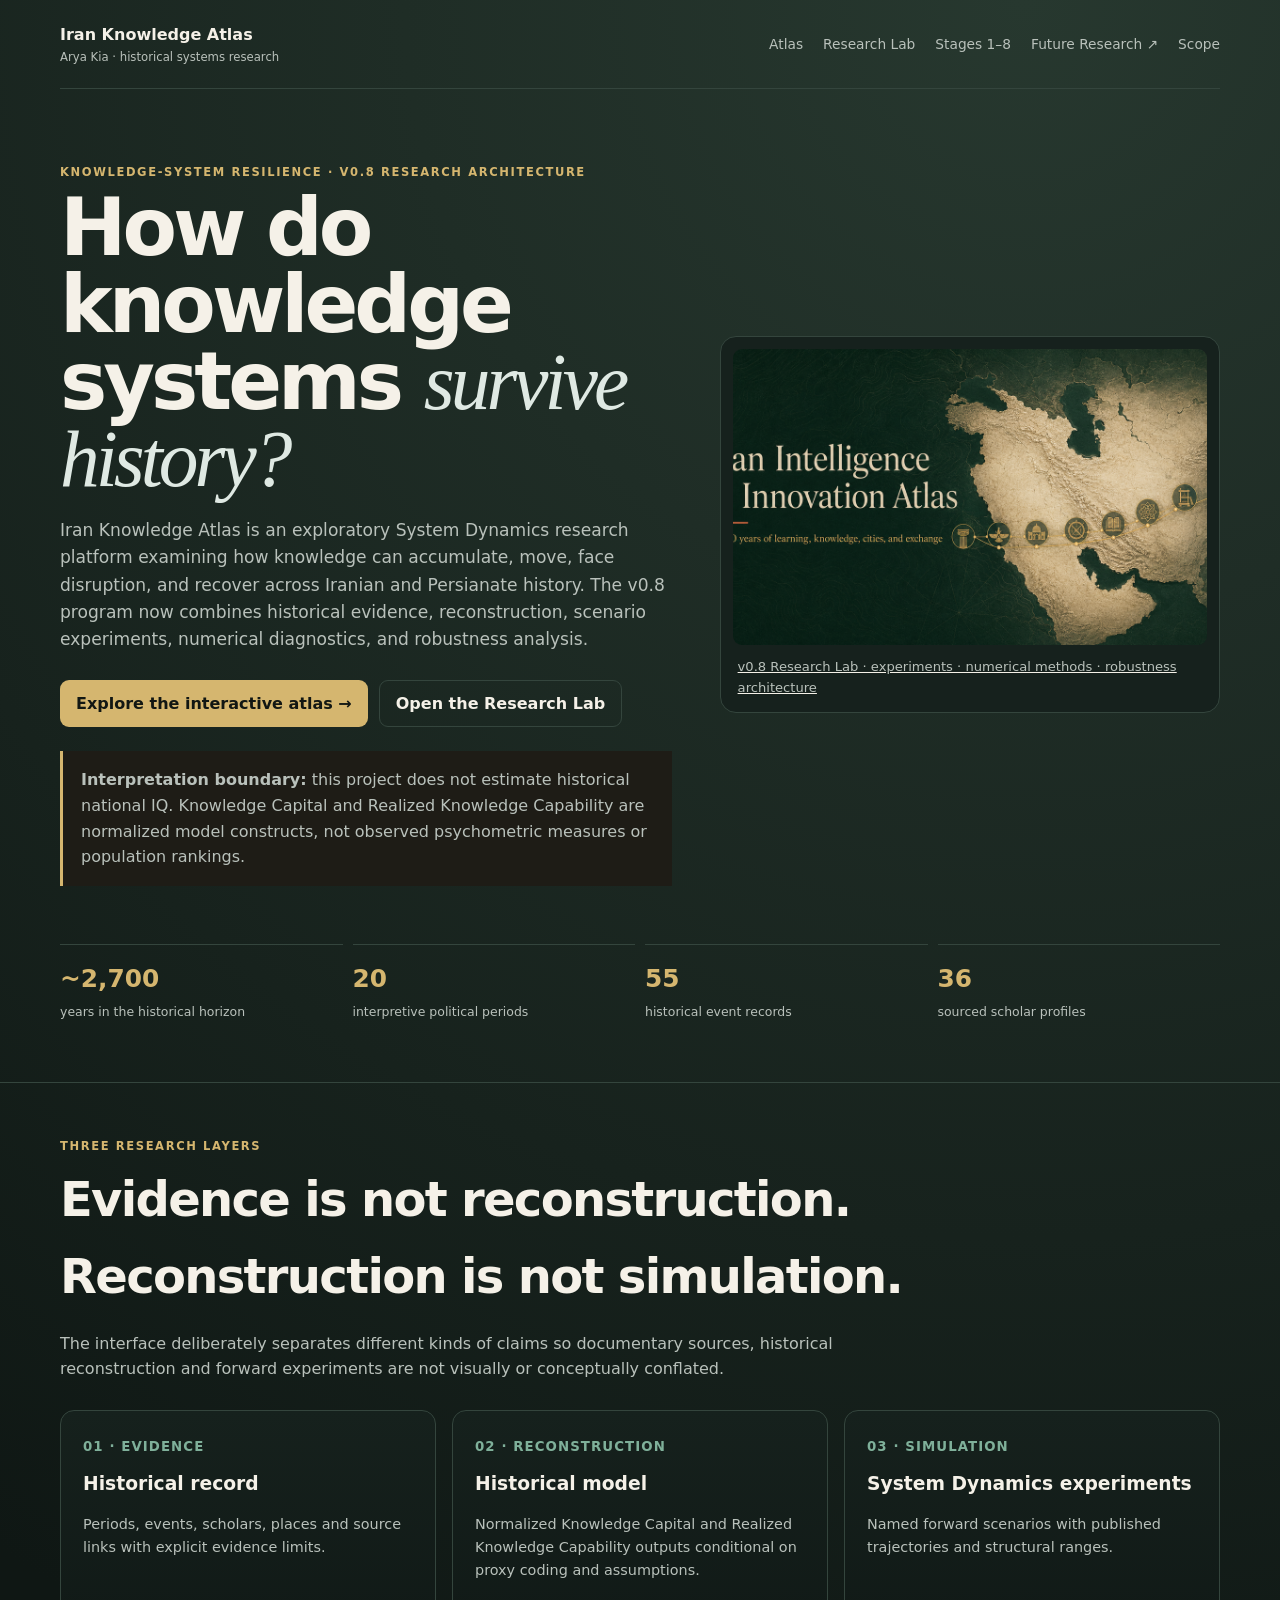
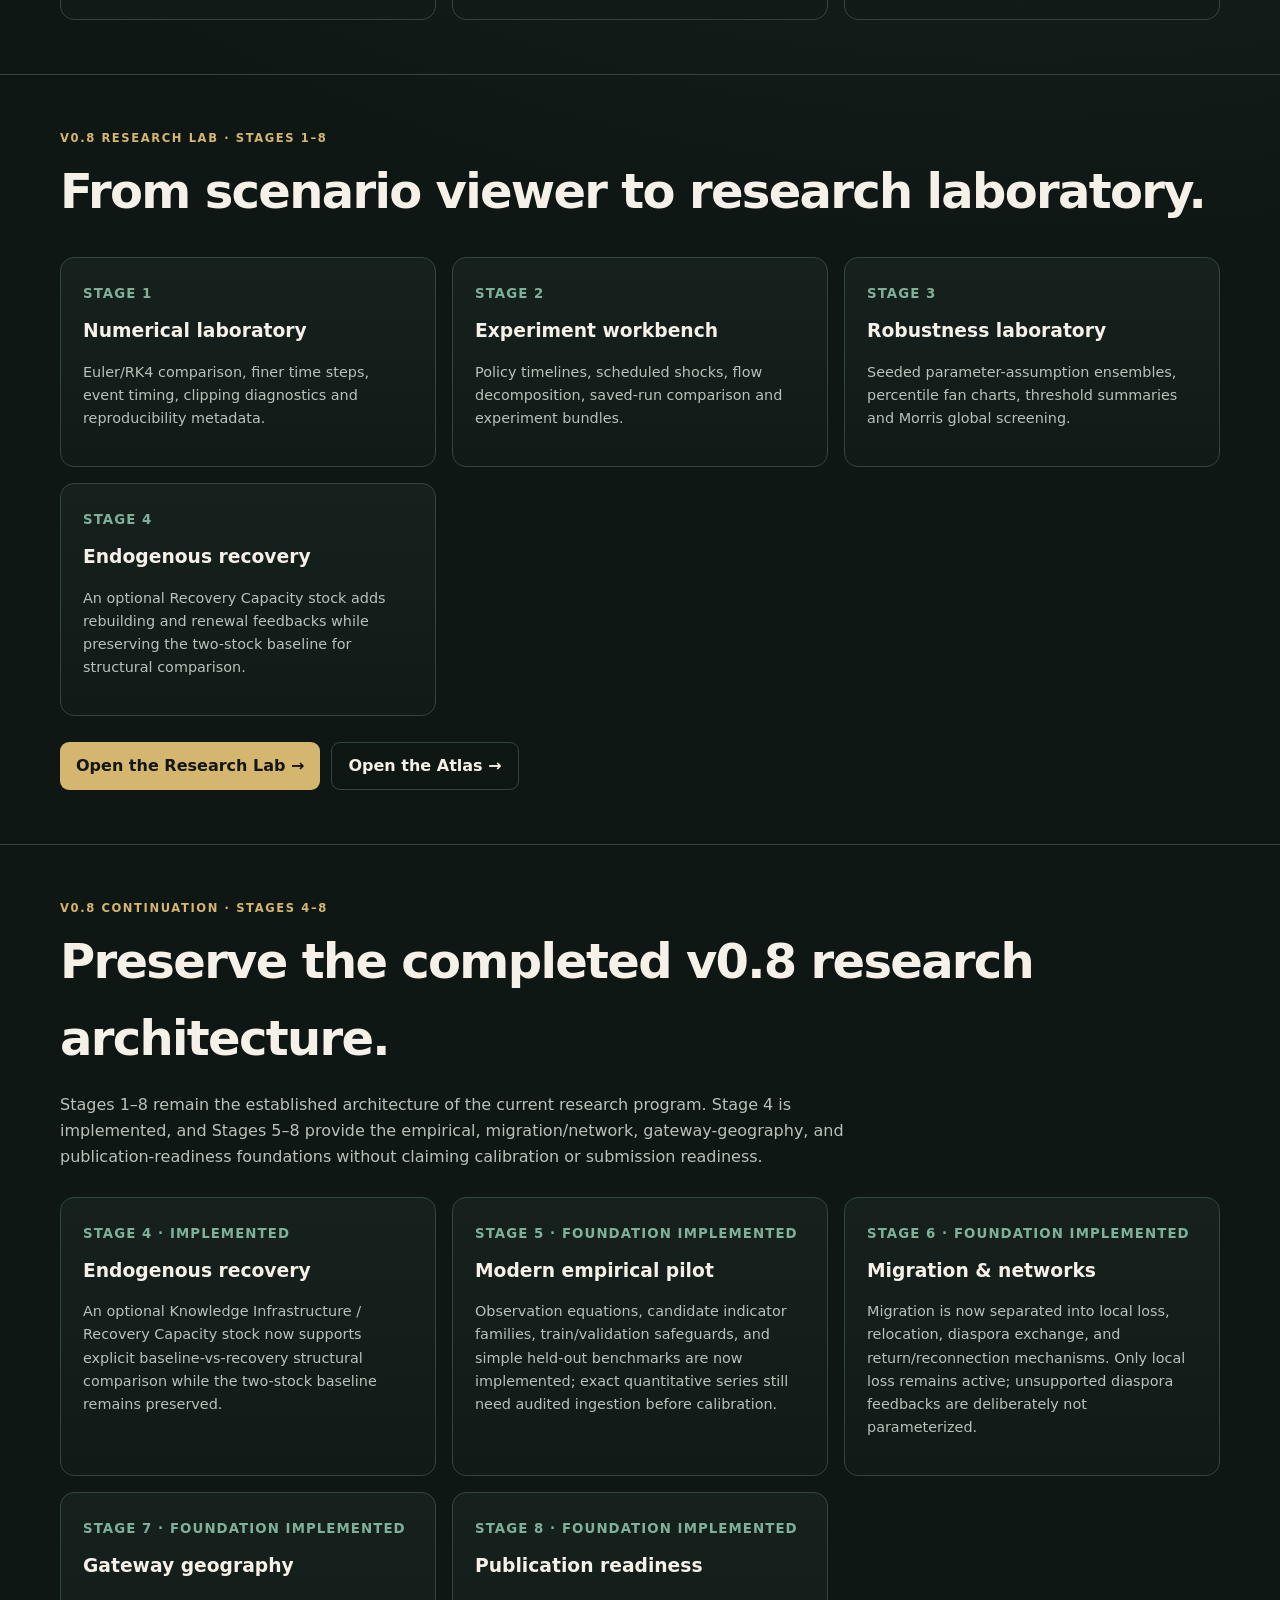
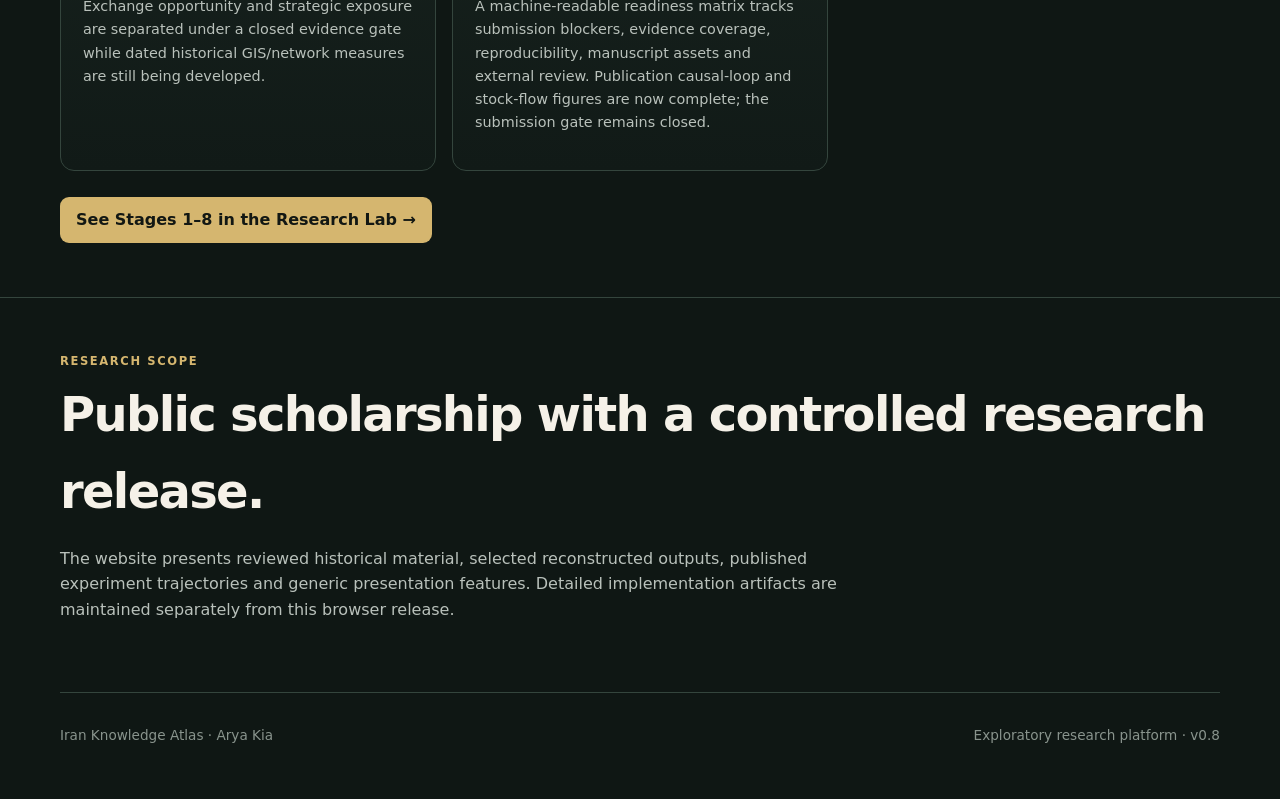
<file: index.html>
<!doctype html>
<html lang="en">
<head>
<meta charset="utf-8">
<meta name="viewport" content="width=device-width,initial-scale=1">
<meta name="description" content="Iran Knowledge Atlas — a System Dynamics research platform on knowledge-system accumulation, disruption, resilience and recovery across Iranian and Persianate history.">
<meta name="theme-color" content="#10231f">
<meta property="og:title" content="Iran Knowledge Atlas">
<meta property="og:description" content="Evidence, historical reconstruction, experiments and a v0.8 research laboratory.">
<meta property="og:image" content="./atlas/og.png">
<title>Iran Knowledge Atlas — Arya Kia</title>
<style>
:root{--bg:#0f1714;--panel:#16211d;--text:#f5f1e8;--muted:#b9c1bb;--line:#34453d;--accent:#d5b66f;--green:#7fb09a}
*{box-sizing:border-box}html{scroll-behavior:smooth}body{margin:0;font-family:Inter,ui-sans-serif,system-ui,-apple-system,"Segoe UI",sans-serif;background:radial-gradient(circle at 80% 0,#27382f 0,#0f1714 45%);color:var(--text);line-height:1.6}.wrap{width:min(1160px,calc(100% - 40px));margin:auto}a{color:inherit}.top{display:flex;align-items:center;justify-content:space-between;gap:20px;padding:22px 0;border-bottom:1px solid var(--line)}.brand{font-weight:800;text-decoration:none}.brand span{display:block;font-size:.73rem;color:var(--muted);font-weight:500}.top nav{display:flex;gap:20px}.top nav a{font-size:.86rem;color:var(--muted);text-decoration:none}.hero{display:grid;grid-template-columns:minmax(0,1.1fr) minmax(340px,.9fr);gap:48px;align-items:center;padding:74px 0 58px}.eyebrow{font-size:.72rem;letter-spacing:.14em;text-transform:uppercase;font-weight:800;color:var(--accent)}h1{font-size:clamp(3rem,6.2vw,5.6rem);line-height:.97;letter-spacing:-.05em;margin:.5rem 0 1.2rem}h1 em{font-family:Georgia,serif;font-weight:400;color:#dfe9e3}.lede{font-size:1.07rem;color:var(--muted);max-width:760px}.actions{display:flex;gap:11px;flex-wrap:wrap;margin-top:26px}.primary,.secondary{display:inline-flex;align-items:center;min-height:46px;padding:10px 16px;border-radius:9px;text-decoration:none;font-weight:800}.primary{background:var(--accent);color:#121713}.secondary{border:1px solid var(--line)}.preview{border:1px solid var(--line);background:var(--panel);padding:12px;border-radius:16px}.preview img{display:block;width:100%;border-radius:9px;aspect-ratio:16/10;object-fit:cover;object-position:top}.preview p{margin:11px 5px 2px;color:var(--muted);font-size:.82rem}.metrics{display:grid;grid-template-columns:repeat(4,1fr);gap:10px;padding-bottom:58px}.metric{border-top:1px solid var(--line);padding-top:14px}.metric b{display:block;font-size:1.55rem;color:var(--accent)}.metric span{font-size:.78rem;color:var(--muted)}.section{padding:54px 0;border-top:1px solid var(--line)}.section h2{font-size:clamp(1.8rem,4vw,3rem);letter-spacing:-.035em;margin:.35rem 0 1rem}.section-intro{max-width:800px;color:var(--muted)}.cards{display:grid;grid-template-columns:repeat(3,1fr);gap:16px;margin-top:28px}.card{border:1px solid var(--line);background:linear-gradient(180deg,var(--panel),#111a17);border-radius:14px;padding:22px}.card small{color:var(--green);font-weight:800;text-transform:uppercase;letter-spacing:.08em}.card h3{margin:.65rem 0 .45rem}.card p{color:var(--muted);font-size:.9rem}.warning{margin-top:24px;border-left:3px solid var(--accent);background:#1e1c16;padding:16px 18px;color:var(--muted)}footer{padding:32px 0 52px;border-top:1px solid var(--line);color:#89948d;font-size:.85rem;display:flex;justify-content:space-between;gap:24px;flex-wrap:wrap}
@media(max-width:900px){.hero{grid-template-columns:1fr}.metrics,.cards{grid-template-columns:repeat(2,1fr)}}@media(max-width:560px){.wrap{width:min(100% - 28px,1160px)}.top nav{display:none}.metrics,.cards{grid-template-columns:1fr}h1{font-size:3.1rem}}
</style>
</head>
<body>
<header class="wrap top">
<a class="brand" href="./">Iran Knowledge Atlas<span>Arya Kia · historical systems research</span></a>
<nav><a href="./atlas/">Atlas</a><a href="./atlas/lab/">Research Lab</a><a href="#stages-1-8">Stages 1–8</a><a href="./future/" target="_blank" rel="noopener noreferrer">Future Research ↗</a><a href="#scope">Scope</a></nav>
</header>
<main>
<section class="wrap hero">
<div>
<div class="eyebrow">Knowledge-system resilience · v0.8 research architecture</div>
<h1>How do knowledge systems <em>survive history?</em></h1>
<p class="lede">Iran Knowledge Atlas is an exploratory System Dynamics research platform examining how knowledge can accumulate, move, face disruption, and recover across Iranian and Persianate history. The v0.8 program now combines historical evidence, reconstruction, scenario experiments, numerical diagnostics, and robustness analysis.</p>
<div class="actions">
<a class="primary" href="./atlas/">Explore the interactive atlas →</a>
<a class="secondary" href="./atlas/lab/">Open the Research Lab</a>
</div>
<div class="warning"><strong>Interpretation boundary:</strong> this project does not estimate historical national IQ. Knowledge Capital and Realized Knowledge Capability are normalized model constructs, not observed psychometric measures or population rankings.</div>
</div>
<a class="preview" href="./atlas/lab/" aria-label="Open Iran Knowledge Atlas Research Lab">
<img src="./atlas/og.png" alt="Preview of the Iran Knowledge Atlas research interface">
<p>v0.8 Research Lab · experiments · numerical methods · robustness architecture</p>
</a>
</section>

<div class="wrap metrics">
<div class="metric"><b>~2,700</b><span>years in the historical horizon</span></div>
<div class="metric"><b>20</b><span>interpretive political periods</span></div>
<div class="metric"><b>55</b><span>historical event records</span></div>
<div class="metric"><b>36</b><span>sourced scholar profiles</span></div>
</div>

<section id="method" class="section"><div class="wrap">
<div class="eyebrow">Three research layers</div>
<h2>Evidence is not reconstruction. Reconstruction is not simulation.</h2>
<p class="section-intro">The interface deliberately separates different kinds of claims so documentary sources, historical reconstruction and forward experiments are not visually or conceptually conflated.</p>
<div class="cards">
<article class="card"><small>01 · Evidence</small><h3>Historical record</h3><p>Periods, events, scholars, places and source links with explicit evidence limits.</p></article>
<article class="card"><small>02 · Reconstruction</small><h3>Historical model</h3><p>Normalized Knowledge Capital and Realized Knowledge Capability outputs conditional on proxy coding and assumptions.</p></article>
<article class="card"><small>03 · Simulation</small><h3>System Dynamics experiments</h3><p>Named forward scenarios with published trajectories and structural ranges.</p></article>
</div>
</div></section>

<section id="stages-1-8" class="section"><div class="wrap">
<div class="eyebrow">v0.8 Research Lab · Stages 1–8</div>
<h2>From scenario viewer to research laboratory.</h2>
<div class="cards">
<article class="card"><small>Stage 1</small><h3>Numerical laboratory</h3><p>Euler/RK4 comparison, finer time steps, event timing, clipping diagnostics and reproducibility metadata.</p></article>
<article class="card"><small>Stage 2</small><h3>Experiment workbench</h3><p>Policy timelines, scheduled shocks, flow decomposition, saved-run comparison and experiment bundles.</p></article>
<article class="card"><small>Stage 3</small><h3>Robustness laboratory</h3><p>Seeded parameter-assumption ensembles, percentile fan charts, threshold summaries and Morris global screening.</p></article><article class="card"><small>Stage 4</small><h3>Endogenous recovery</h3><p>An optional Recovery Capacity stock adds rebuilding and renewal feedbacks while preserving the two-stock baseline for structural comparison.</p></article>
</div>
<div class="actions"><a class="primary" href="./atlas/lab/">Open the Research Lab →</a><a class="secondary" href="./atlas/">Open the Atlas →</a></div>
</div></section>

<section class="section"><div class="wrap">
<div class="eyebrow">v0.8 continuation · Stages 4–8</div>
<h2>Preserve the completed v0.8 research architecture.</h2>
<p class="section-intro">Stages 1–8 remain the established architecture of the current research program. Stage 4 is implemented, and Stages 5–8 provide the empirical, migration/network, gateway-geography, and publication-readiness foundations without claiming calibration or submission readiness.</p>
<div class="cards">
<article class="card"><small>Stage 4 · implemented</small><h3>Endogenous recovery</h3><p>An optional Knowledge Infrastructure / Recovery Capacity stock now supports explicit baseline-vs-recovery structural comparison while the two-stock baseline remains preserved.</p></article>
<article class="card"><small>Stage 5 · foundation implemented</small><h3>Modern empirical pilot</h3><p>Observation equations, candidate indicator families, train/validation safeguards, and simple held-out benchmarks are now implemented; exact quantitative series still need audited ingestion before calibration.</p></article>
<article class="card"><small>Stage 6 · foundation implemented</small><h3>Migration & networks</h3><p>Migration is now separated into local loss, relocation, diaspora exchange, and return/reconnection mechanisms. Only local loss remains active; unsupported diaspora feedbacks are deliberately not parameterized.</p></article>
<article class="card"><small>Stage 7 · foundation implemented</small><h3>Gateway geography</h3><p>Exchange opportunity and strategic exposure are separated under a closed evidence gate while dated historical GIS/network measures are still being developed.</p></article>
<article class="card"><small>Stage 8 · foundation implemented</small><h3>Publication readiness</h3><p>A machine-readable readiness matrix tracks submission blockers, evidence coverage, reproducibility, manuscript assets and external review. Publication causal-loop and stock-flow figures are now complete; the submission gate remains closed.</p></article>
</div>
<div class="actions"><a class="primary" href="./atlas/lab/#stages-1-8">See Stages 1–8 in the Research Lab →</a></div>
</div></section>



<section id="scope" class="section"><div class="wrap">
<div class="eyebrow">Research scope</div>
<h2>Public scholarship with a controlled research release.</h2>
<p class="section-intro">The website presents reviewed historical material, selected reconstructed outputs, published experiment trajectories and generic presentation features. Detailed implementation artifacts are maintained separately from this browser release.</p>
</div></section>
</main>
<footer class="wrap"><span>Iran Knowledge Atlas · Arya Kia</span><span>Exploratory research platform · v0.8</span></footer>
</body>
</html>
</file>
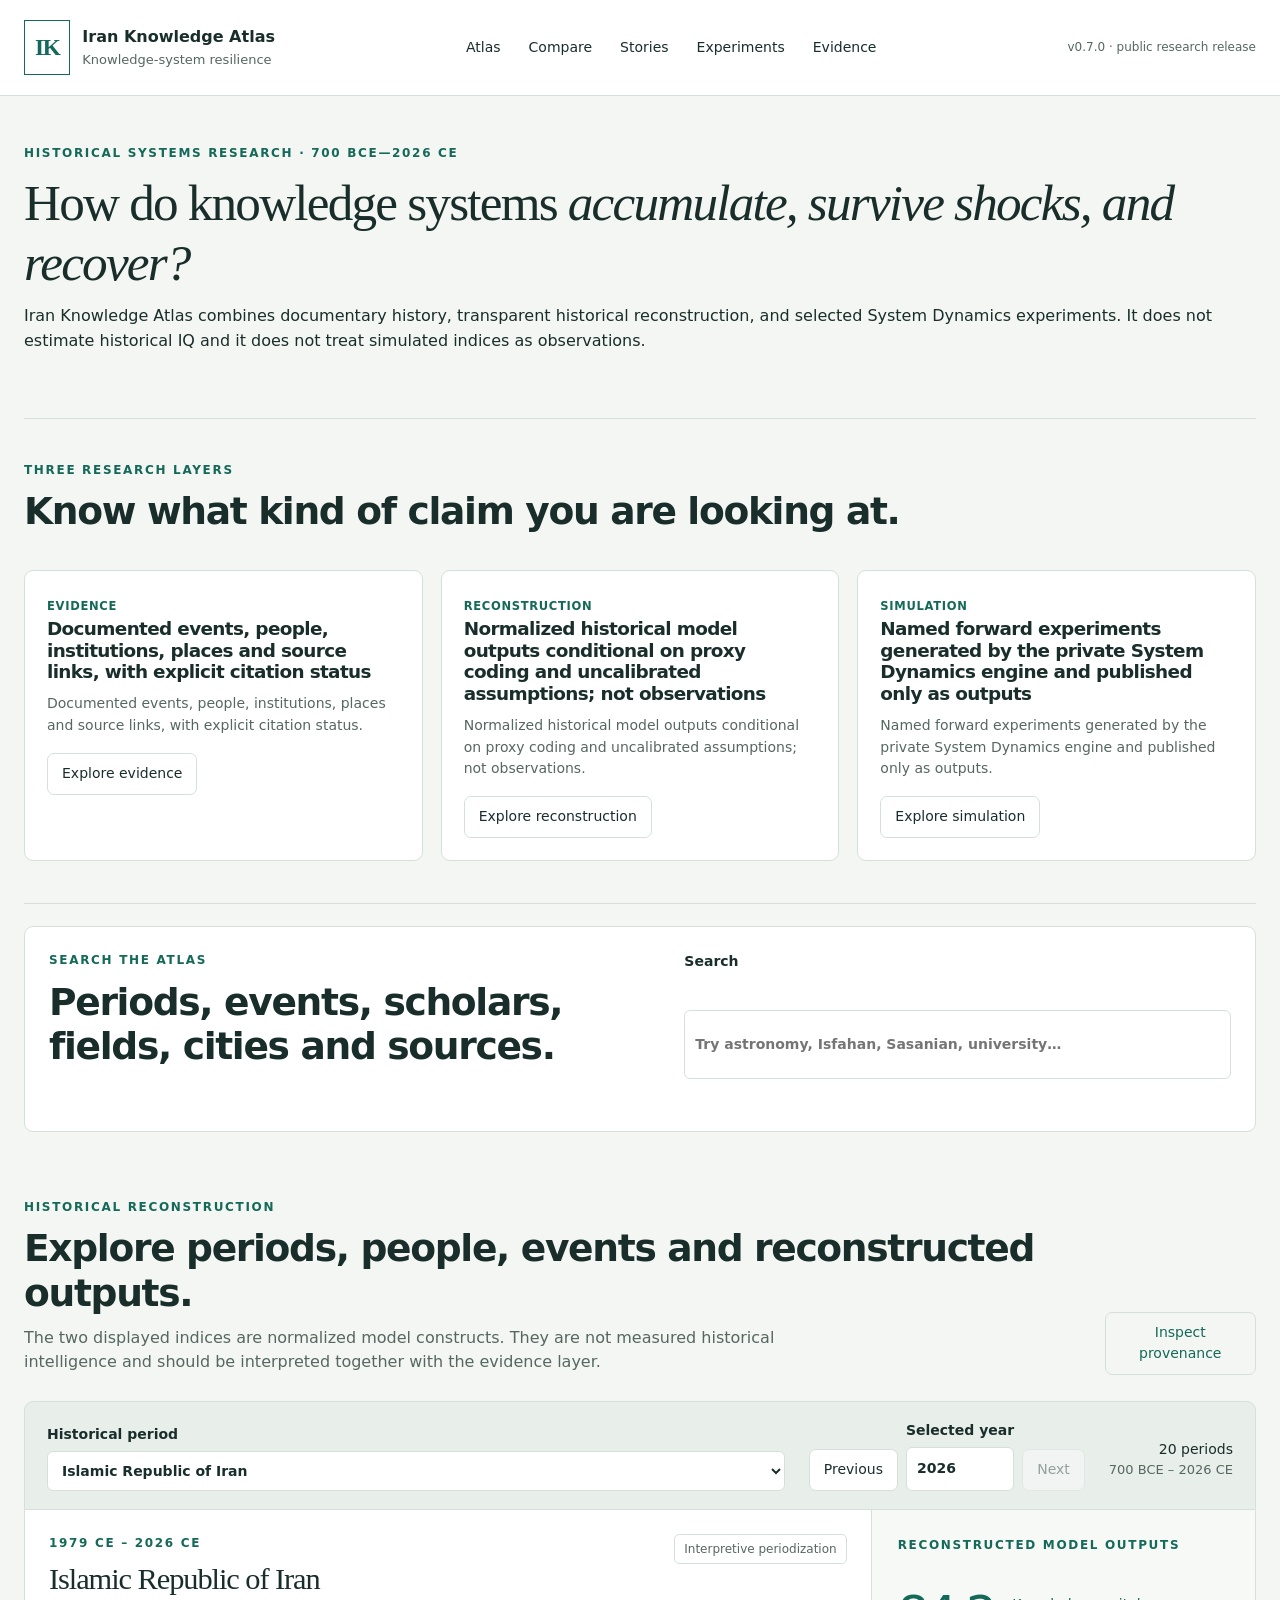
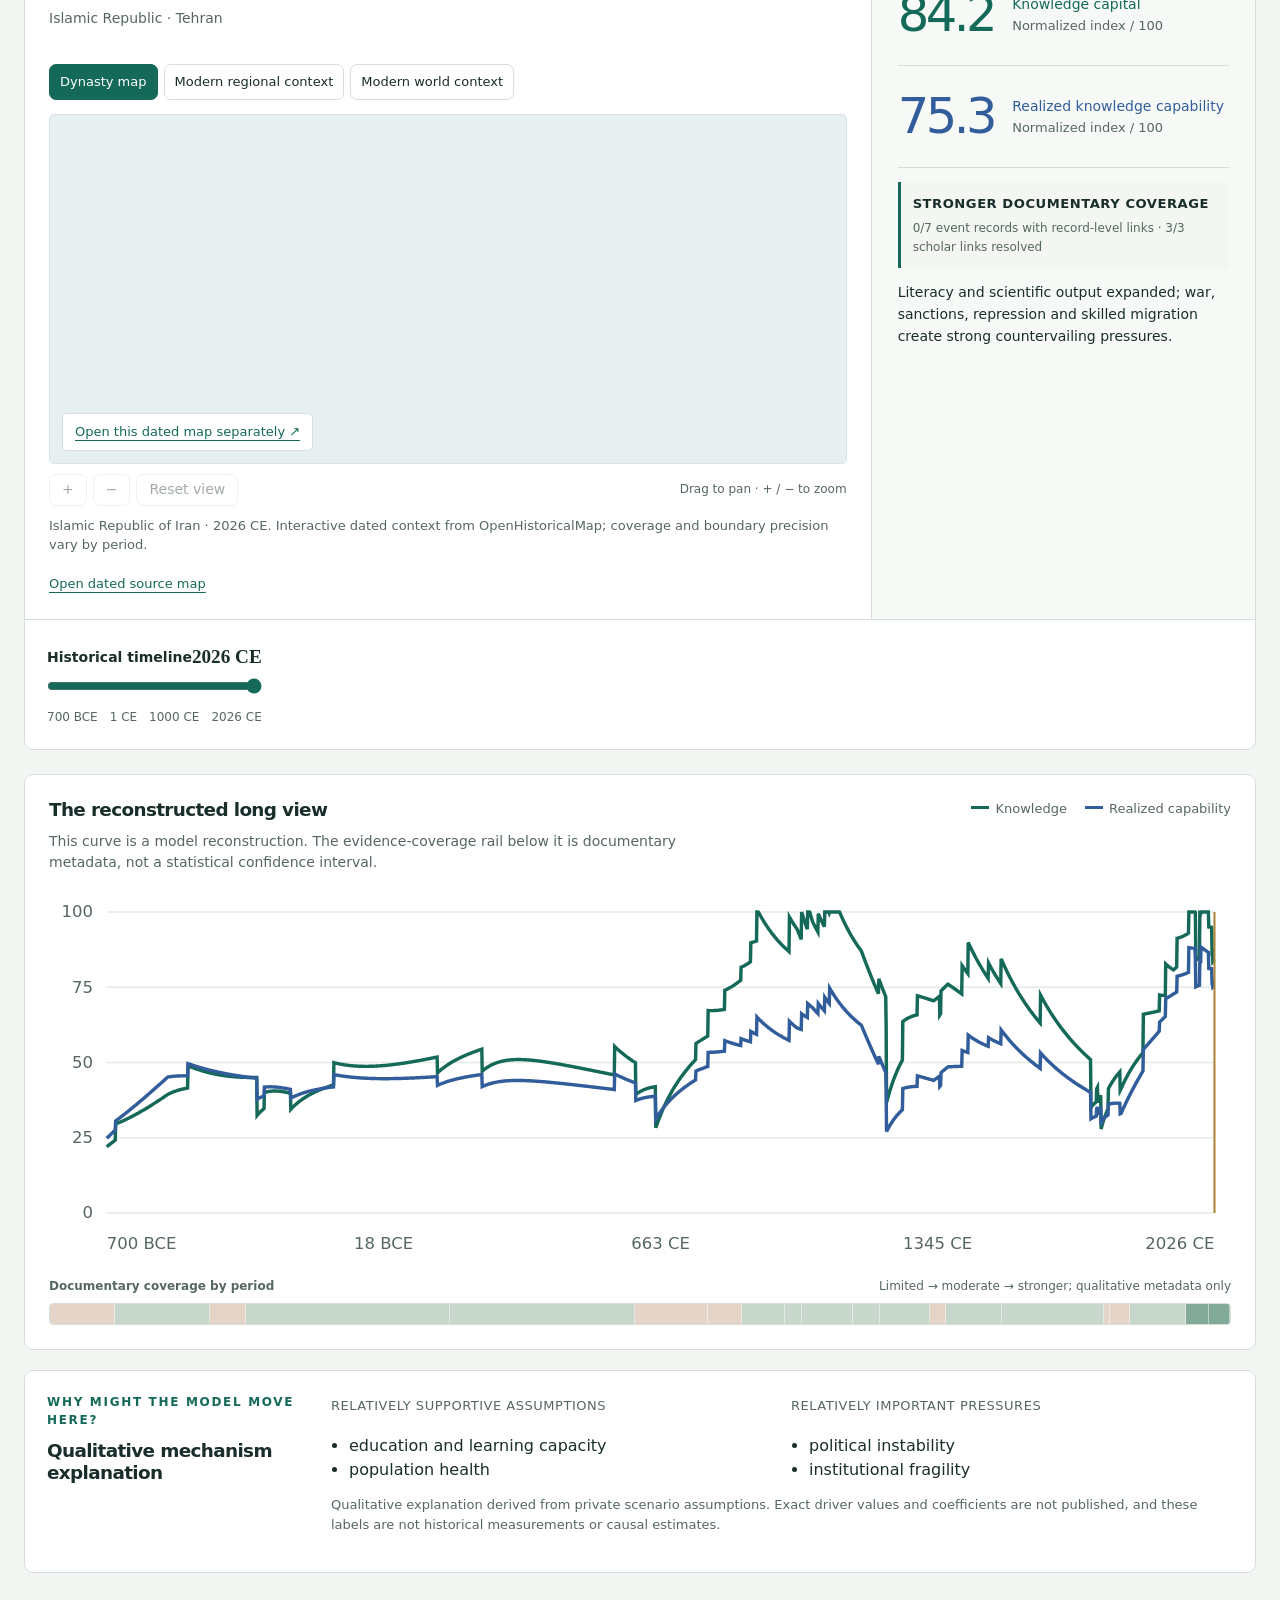
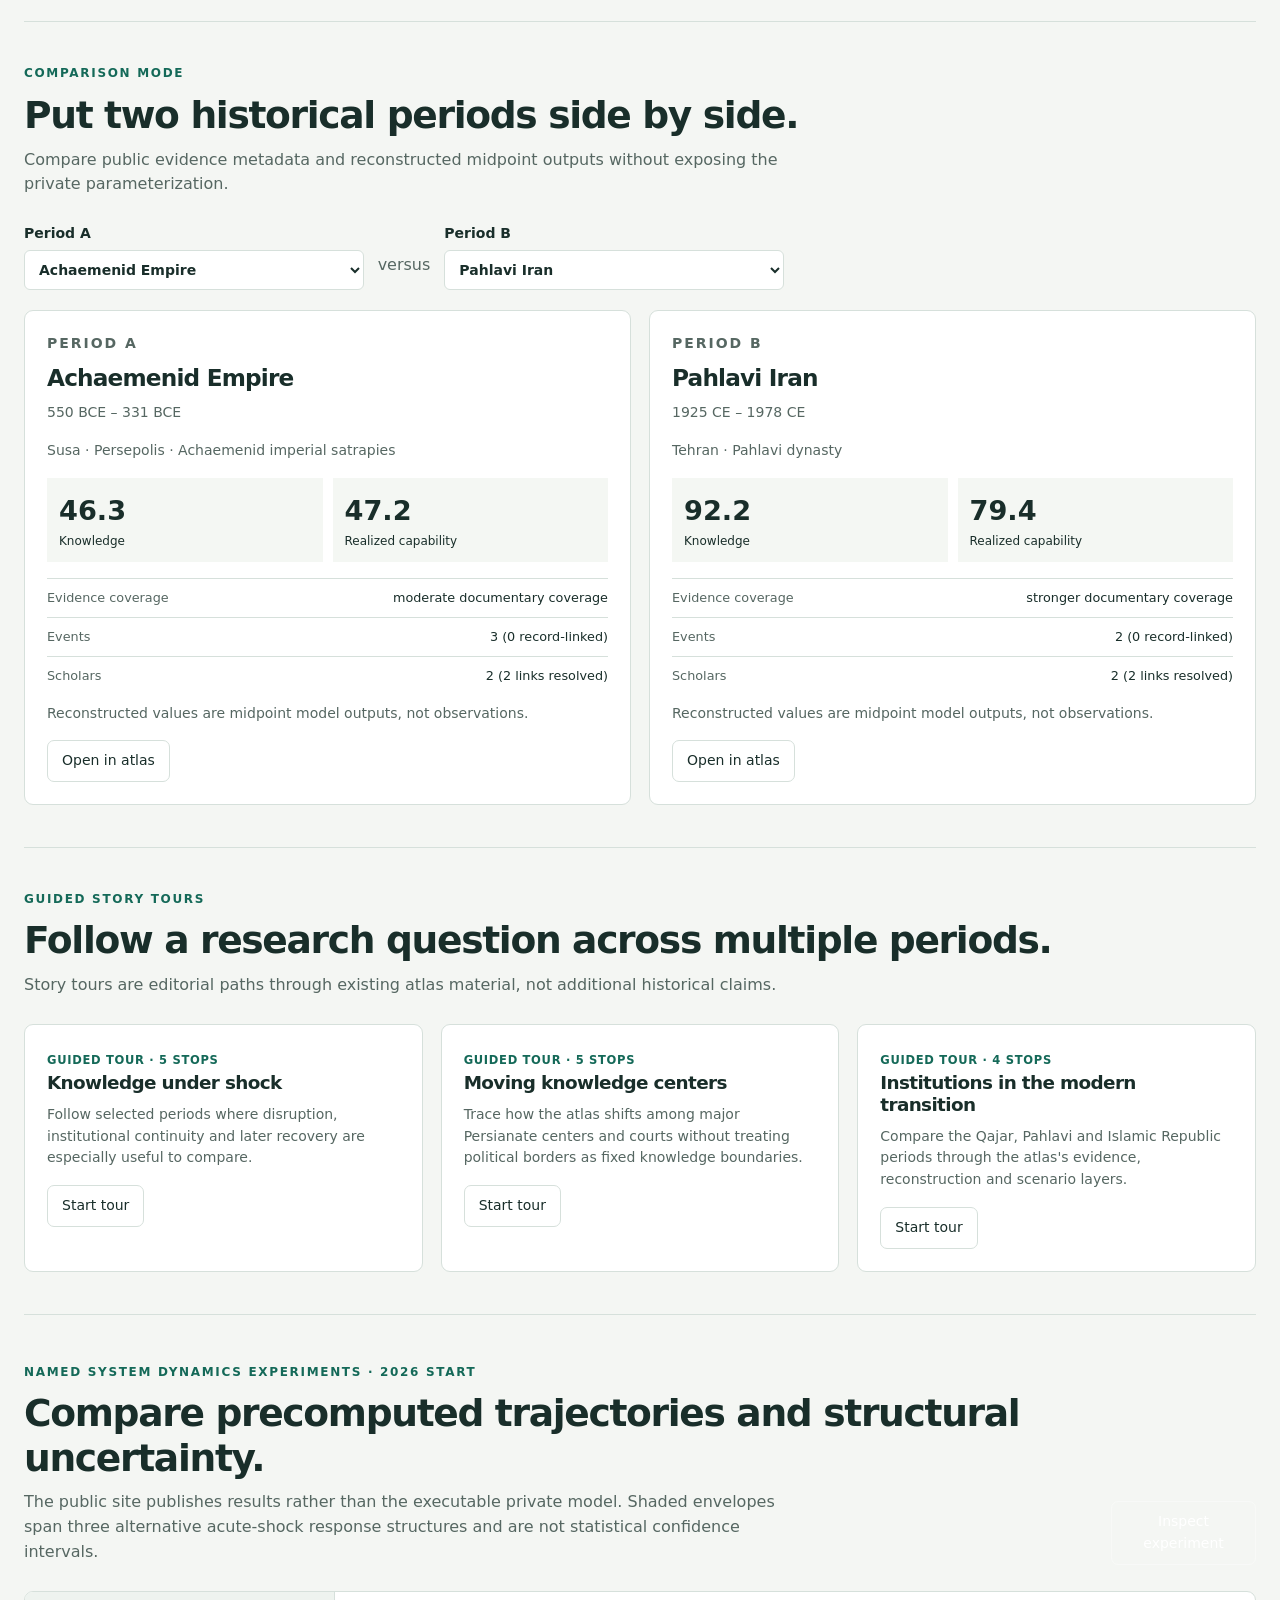
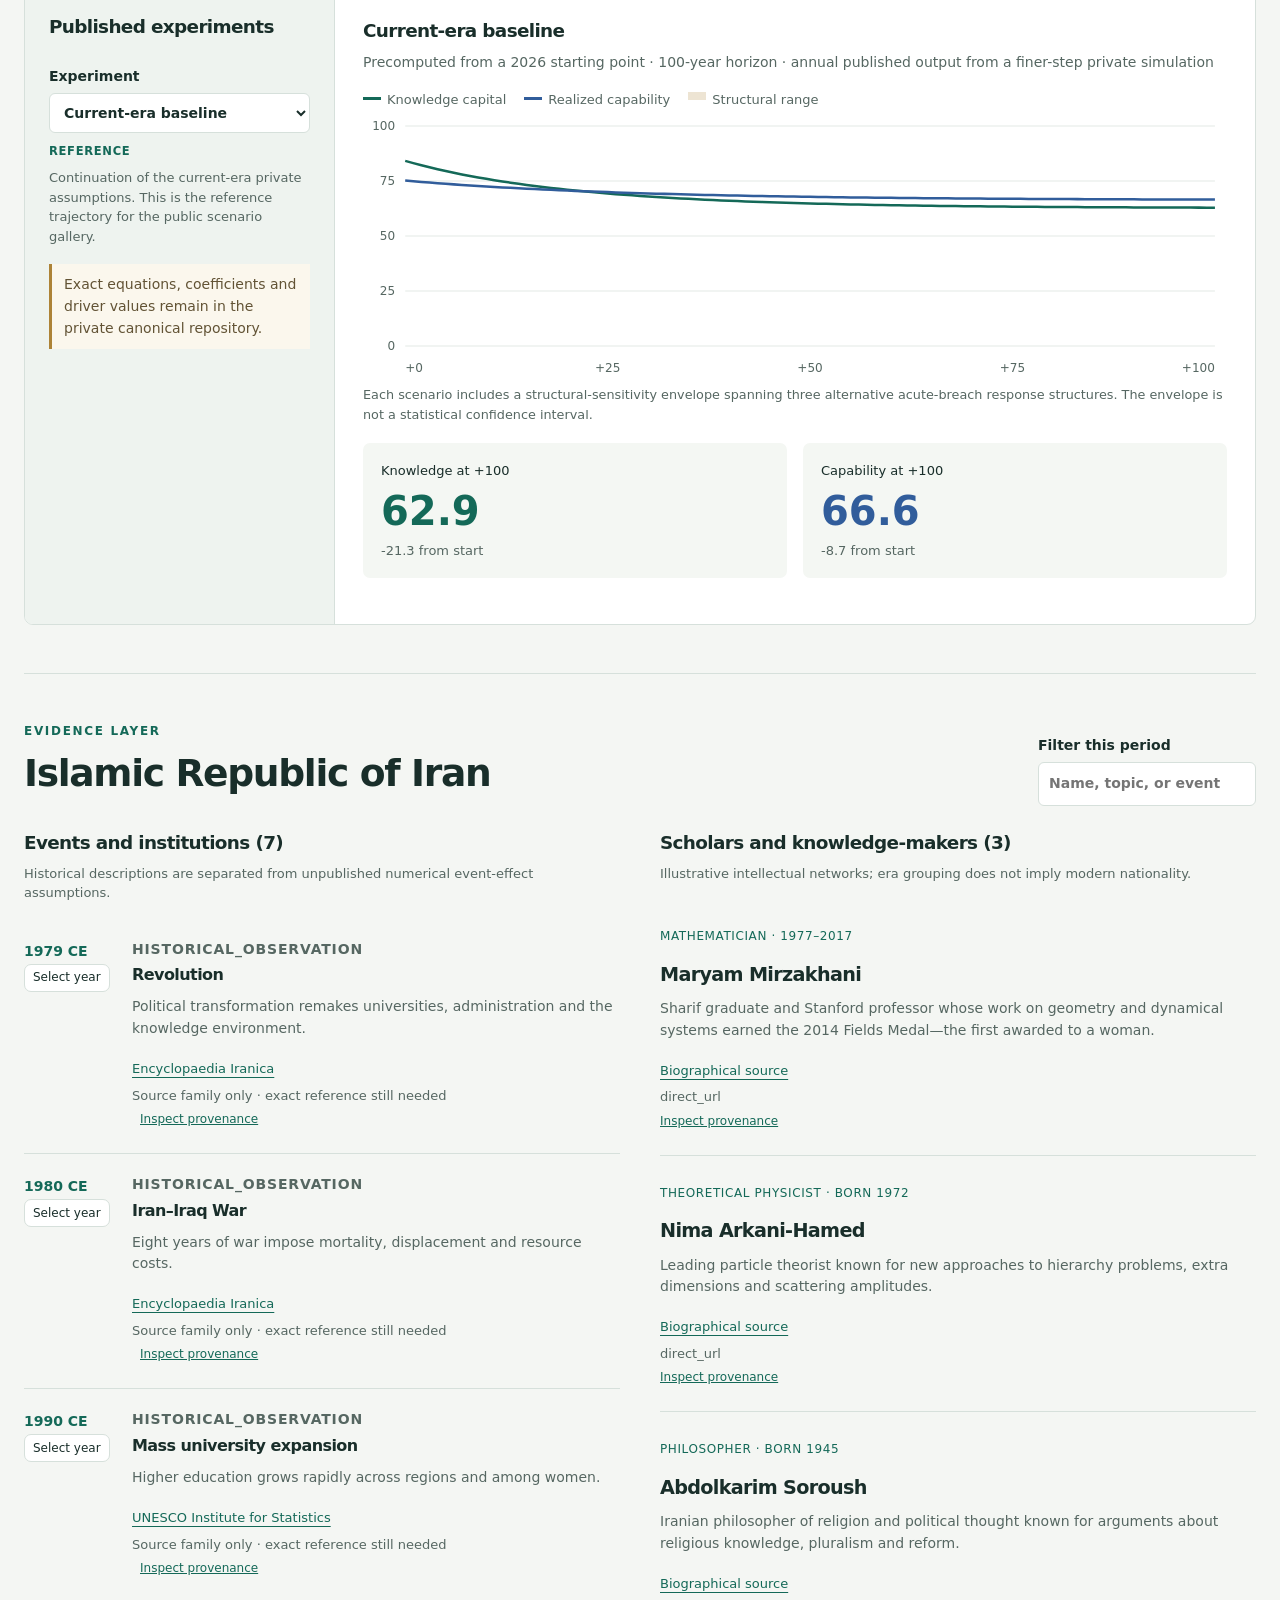
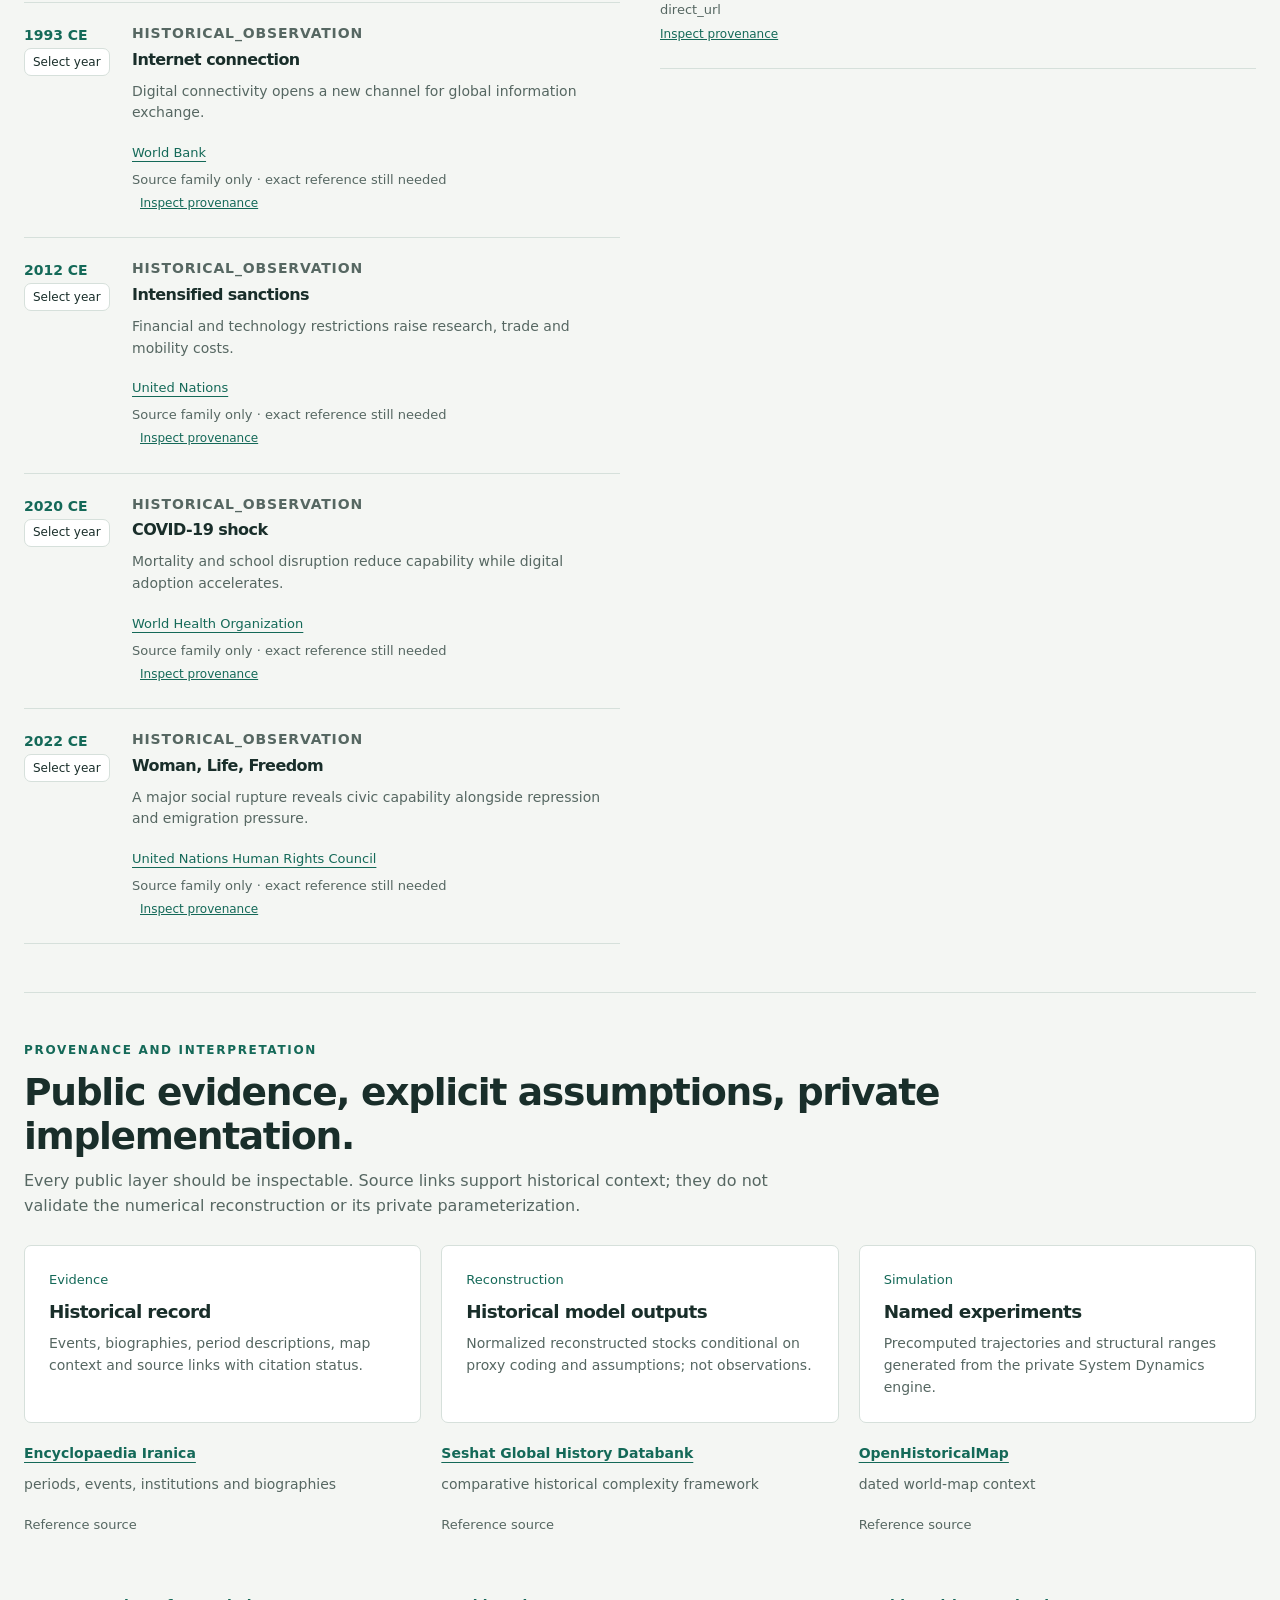
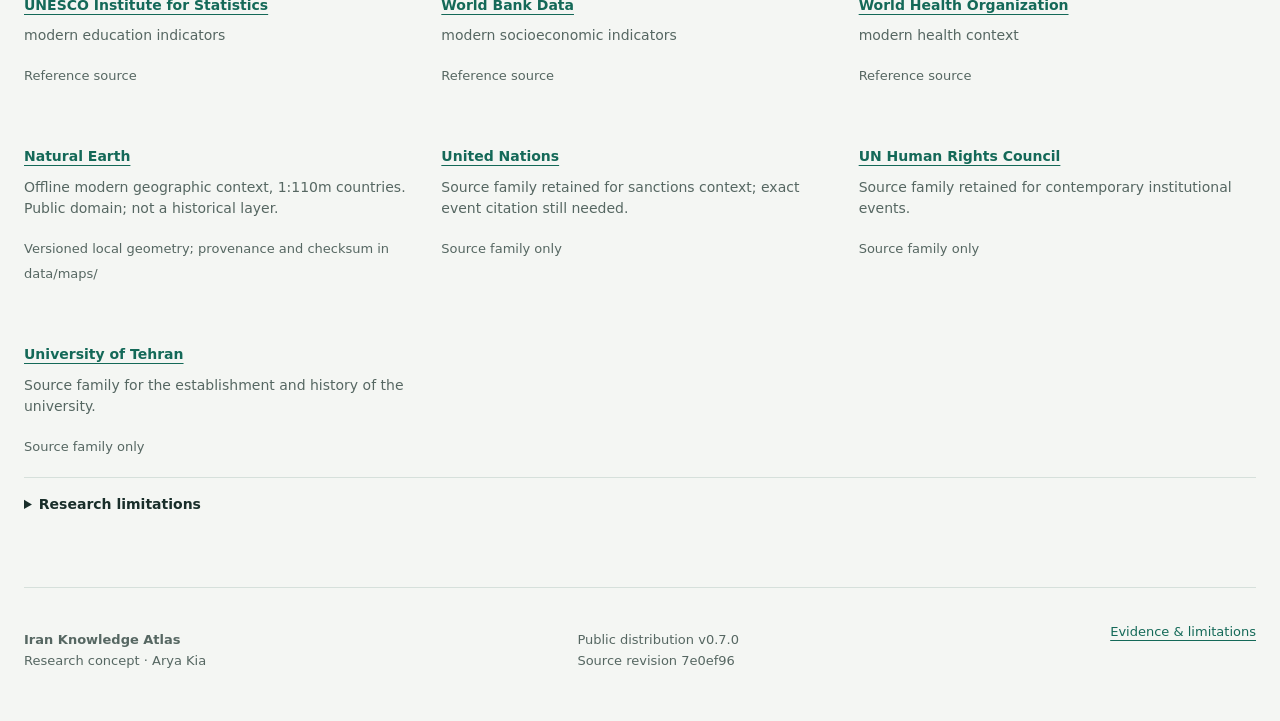
<file: atlas/index.html>
<!doctype html>
<html lang="en">
  <head>
    <meta charset="utf-8" />
    <meta name="viewport" content="width=device-width,initial-scale=1" />
    <meta
      name="description"
      content="Iran Knowledge Atlas: an exploratory System Dynamics research platform on knowledge-system accumulation, disruption and recovery across Iranian and Persianate history."
    />
    <meta name="theme-color" content="#143b36" />
    <meta property="og:title" content="Iran Knowledge Atlas" />
    <meta property="og:description" content="Evidence, historical reconstruction and System Dynamics experiments on knowledge-system resilience." />
    <meta property="og:image" content="./og.png" />
    <title>Iran Knowledge Atlas | Knowledge-System Resilience</title>
    <link rel="icon" href="./favicon.svg" />
    <link rel="stylesheet" href="./styles.css" />
    <link rel="stylesheet" href="./v07.css" />
  </head>
  <body>
    <a class="skip" href="#atlas">Skip to atlas</a>
    <header class="topbar">
      <a class="brand" href="#top"
        ><b class="brandmark">IK</b
        ><span>Iran Knowledge Atlas<small>Knowledge-system resilience</small></span></a
      >
      <nav aria-label="Main navigation">
        <a href="#atlas">Atlas</a>
        <a href="#compare">Compare</a>
        <a href="#stories">Stories</a>
        <a href="#scenarios">Experiments</a>
        <a href="#sources">Evidence</a>
      </nav>
      <span class="version" id="release-version">Public research release</span>
    </header>

    <main id="top">
      <div id="status" role="status" class="load-status">Loading the atlas…</div>
      <div id="application" hidden>
        <section class="intro">
          <div>
            <p class="eyebrow">HISTORICAL SYSTEMS RESEARCH · 700 BCE—2026 CE</p>
            <h1>How do knowledge systems <em>accumulate, survive shocks, and recover?</em></h1>
          </div>
          <p class="introNote">
            Iran Knowledge Atlas combines documentary history, transparent historical reconstruction,
            and selected System Dynamics experiments. It does not estimate historical IQ and it does
            not treat simulated indices as observations.
          </p>
        </section>

        <section class="research-layers" aria-labelledby="layers-title">
          <div class="section-heading">
            <div>
              <p class="eyebrow">Three research layers</p>
              <h2 id="layers-title">Know what kind of claim you are looking at.</h2>
            </div>
          </div>
          <div id="layer-cards" class="layer-cards"></div>
        </section>

        <section class="search-panel" aria-labelledby="search-title">
          <div>
            <p class="eyebrow">Search the atlas</p>
            <h2 id="search-title">Periods, events, scholars, fields, cities and sources.</h2>
          </div>
          <label class="global-search">Search
            <input id="global-search" type="search" placeholder="Try astronomy, Isfahan, Sasanian, university…" autocomplete="off" />
          </label>
          <div id="global-results" class="global-results" aria-live="polite"></div>
        </section>

        <section id="atlas" class="atlas">
          <div class="section-heading">
            <div>
              <p class="eyebrow">Historical reconstruction</p>
              <h2>Explore periods, people, events and reconstructed outputs.</h2>
              <p>
                The two displayed indices are normalized model constructs. They are not measured
                historical intelligence and should be interpreted together with the evidence layer.
              </p>
            </div>
            <button class="quiet-button" id="inspect-era">Inspect provenance</button>
          </div>

          <div class="toolbar">
            <label>Historical period<select id="era-select"></select></label>
            <div class="year-controls">
              <button id="previous-era" aria-label="Previous era">Previous</button>
              <label>Selected year
                <input id="year-number" type="number" min="-700" max="2026" value="2026" />
              </label>
              <button id="next-era" aria-label="Next era">Next</button>
            </div>
            <div class="era-count">20 periods <span>700 BCE – 2026 CE</span></div>
          </div>

          <div class="atlas-grid">
            <div class="map-card">
              <div class="map-heading">
                <div>
                  <p class="eyebrow" id="period-dates"></p>
                  <h2 id="era-title"></h2>
                  <p id="era-polities"></p>
                </div>
                <span class="tag">Interpretive periodization</span>
              </div>
              <div class="map-switch" role="group" aria-label="Map view">
                <button data-map="historic" aria-pressed="true">Dynasty map</button>
                <button data-map="regional" aria-pressed="false">Modern regional context</button>
                <button data-map="world" aria-pressed="false">Modern world context</button>
              </div>
              <div id="map-surface"></div>
              <div class="map-tools">
                <button id="zoom-in" aria-label="Zoom map in">+</button>
                <button id="zoom-out" aria-label="Zoom map out">−</button>
                <button id="map-reset">Reset view</button>
                <span>Drag to pan · + / − to zoom</span>
              </div>
              <p class="caption" id="map-caption"></p>
              <a id="map-source" target="_blank" rel="noopener noreferrer">Open dated source map</a>
            </div>

            <aside class="stock-card">
              <p class="eyebrow">Reconstructed model outputs</p>
              <div class="stock-value knowledge">
                <b id="stock-k"></b>
                <span>Knowledge capital <small>Normalized index / 100</small></span>
              </div>
              <div class="stock-value capability">
                <b id="stock-g"></b>
                <span>Realized knowledge capability <small>Normalized index / 100</small></span>
              </div>
              <div class="evidence-summary" id="era-evidence-summary"></div>
              <p id="era-summary"></p>
            </aside>
          </div>

          <div class="timeline">
            <div>
              <div class="timeline-label">
                <label for="year-range">Historical timeline</label>
                <strong id="year-label"></strong>
              </div>
              <input id="year-range" type="range" min="-700" max="2026" value="2026" />
              <div class="ticks">
                <span>700 BCE</span><span>1 CE</span><span>1000 CE</span><span>2026 CE</span>
              </div>
            </div>
          </div>

          <div class="history-card">
            <div class="chart-heading">
              <div>
                <h3>The reconstructed long view</h3>
                <p>
                  This curve is a model reconstruction. The evidence-coverage rail below it is
                  documentary metadata, not a statistical confidence interval.
                </p>
              </div>
              <div class="legend">
                <span class="k">Knowledge</span><span class="g">Realized capability</span>
              </div>
            </div>
            <div id="history-chart"></div>
            <div class="coverage-block">
              <div class="coverage-heading">
                <strong>Documentary coverage by period</strong>
                <span>Limited → moderate → stronger; qualitative metadata only</span>
              </div>
              <div id="evidence-rail" class="evidence-rail"></div>
            </div>
          </div>

          <div class="explanation-card">
            <div>
              <p class="eyebrow">Why might the model move here?</p>
              <h3>Qualitative mechanism explanation</h3>
            </div>
            <div id="why-panel"></div>
          </div>
        </section>

        <section id="compare">
          <div class="section-heading">
            <div>
              <p class="eyebrow">Comparison mode</p>
              <h2>Put two historical periods side by side.</h2>
              <p>Compare public evidence metadata and reconstructed midpoint outputs without exposing the private parameterization.</p>
            </div>
          </div>
          <div class="compare-controls">
            <label>Period A<select id="compare-a"></select></label>
            <span>versus</span>
            <label>Period B<select id="compare-b"></select></label>
          </div>
          <div id="compare-grid" class="compare-grid"></div>
        </section>

        <section id="stories">
          <div class="section-heading">
            <div>
              <p class="eyebrow">Guided story tours</p>
              <h2>Follow a research question across multiple periods.</h2>
              <p>Story tours are editorial paths through existing atlas material, not additional historical claims.</p>
            </div>
          </div>
          <div id="story-cards" class="story-cards"></div>
          <div id="story-player" class="story-player" hidden></div>
        </section>

        <section id="scenarios" class="lab">
          <div class="section-heading inverse">
            <div>
              <p class="eyebrow">NAMED SYSTEM DYNAMICS EXPERIMENTS · 2026 START</p>
              <h2>Compare precomputed trajectories and structural uncertainty.</h2>
              <p>
                The public site publishes results rather than the executable private model. Shaded
                envelopes span three alternative acute-shock response structures and are not
                statistical confidence intervals.
              </p>
            </div>
            <button class="quiet-button inverse-button" id="inspect-scenario">Inspect experiment</button>
          </div>

          <div class="lab-grid">
            <aside class="controls">
              <div class="control-head"><h3>Published experiments</h3></div>
              <label>Experiment<select id="scenario-select"></select></label>
              <p class="scenario-category" id="scenario-category"></p>
              <p class="caption" id="scenario-description"></p>
              <div class="note">
                Exact equations, coefficients and driver values remain in the private canonical repository.
              </div>
            </aside>

            <div class="lab-results">
              <div class="result-heading">
                <div>
                  <h3 id="scenario-title"></h3>
                  <p id="scenario-context"></p>
                </div>
              </div>
              <div class="legend">
                <span class="k">Knowledge capital</span>
                <span class="g">Realized capability</span>
                <span class="range">Structural range</span>
              </div>
              <div id="scenario-chart"></div>
              <p class="uncertainty-note" id="uncertainty-note"></p>
              <div class="result-kpis" id="result-kpis"></div>
            </div>
          </div>
        </section>

        <section id="dossier">
          <div class="section-heading">
            <div>
              <p class="eyebrow">Evidence layer</p>
              <h2 id="dossier-title"></h2>
            </div>
            <label>Filter this period
              <input id="dossier-search" type="search" placeholder="Name, topic, or event" />
            </label>
          </div>
          <div class="dossier-grid">
            <div>
              <h3>Events and institutions <span id="event-count"></span></h3>
              <p class="caption">
                Historical descriptions are separated from unpublished numerical event-effect assumptions.
              </p>
              <div id="event-list"></div>
            </div>
            <div>
              <h3>Scholars and knowledge-makers <span id="scholar-count"></span></h3>
              <p class="caption">
                Illustrative intellectual networks; era grouping does not imply modern nationality.
              </p>
              <div id="scholar-list"></div>
            </div>
          </div>
        </section>

        <section id="sources">
          <div class="section-heading">
            <div>
              <p class="eyebrow">Provenance and interpretation</p>
              <h2>Public evidence, explicit assumptions, private implementation.</h2>
              <p>
                Every public layer should be inspectable. Source links support historical context;
                they do not validate the numerical reconstruction or its private parameterization.
              </p>
            </div>
          </div>
          <div class="evidence-cards">
            <article>
              <small>Evidence</small>
              <h3>Historical record</h3>
              <p>Events, biographies, period descriptions, map context and source links with citation status.</p>
            </article>
            <article>
              <small>Reconstruction</small>
              <h3>Historical model outputs</h3>
              <p>Normalized reconstructed stocks conditional on proxy coding and assumptions; not observations.</p>
            </article>
            <article>
              <small>Simulation</small>
              <h3>Named experiments</h3>
              <p>Precomputed trajectories and structural ranges generated from the private System Dynamics engine.</p>
            </article>
          </div>
          <div id="source-list" class="sources-grid"></div>
          <details>
            <summary>Research limitations</summary>
            <p>
              The model remains exploratory and uncalibrated. Public outputs are not forecasts,
              direct measurements, psychometric IQ estimates, or identified causal effects.
              Stronger claims require empirical calibration, global uncertainty analysis and external review.
            </p>
          </details>
        </section>

        <footer>
          <p><strong>Iran Knowledge Atlas</strong><br />Research concept · Arya Kia</p>
          <p id="release-footer">Public distribution</p>
          <div><a href="#sources">Evidence & limitations</a></div>
        </footer>
      </div>
    </main>

    <dialog id="provenance-dialog">
      <form method="dialog" class="dialog-shell">
        <div class="dialog-head">
          <div>
            <p class="eyebrow">Provenance inspector</p>
            <h2 id="provenance-title">Evidence details</h2>
          </div>
          <button aria-label="Close provenance panel">Close</button>
        </div>
        <div id="provenance-body"></div>
      </form>
    </dialog>

    <noscript>This public atlas requires JavaScript for interactive navigation.</noscript>
    <script type="module" src="./app.mjs"></script>
  </body>
</html>
</file>
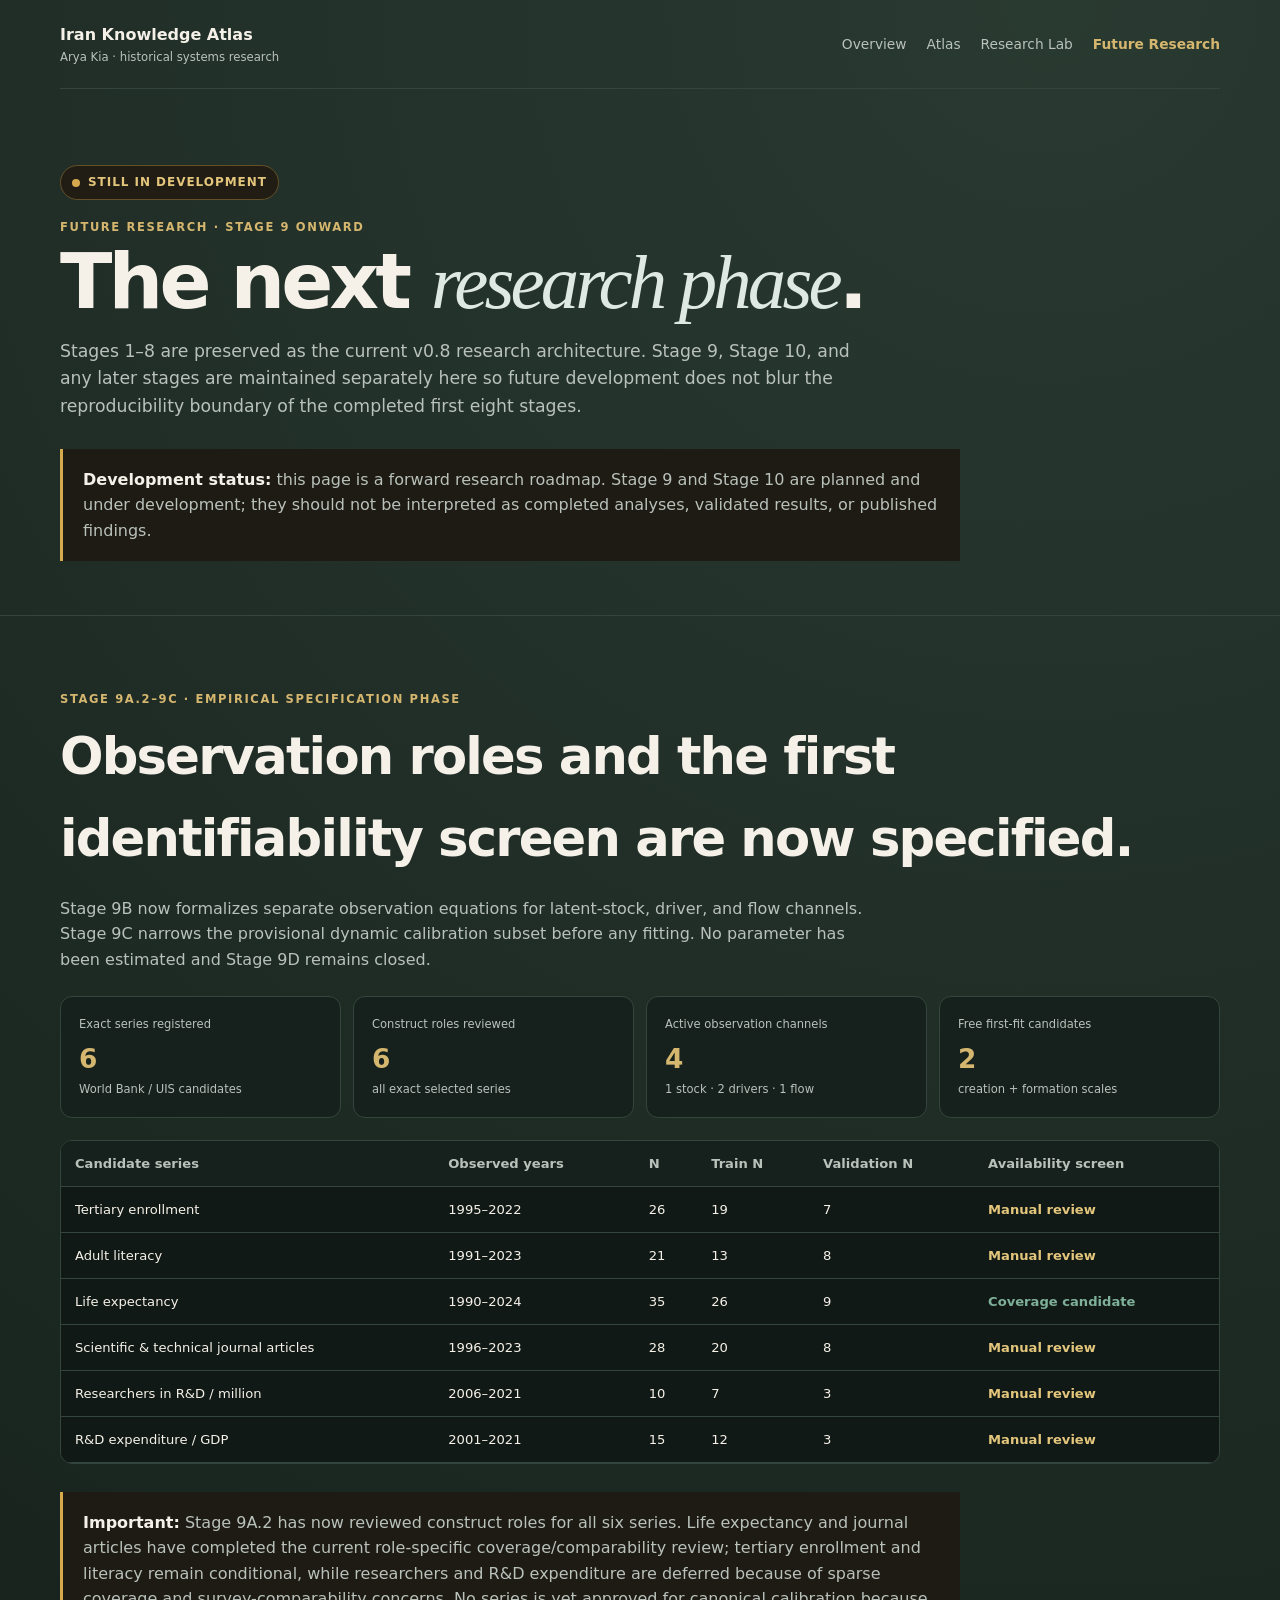
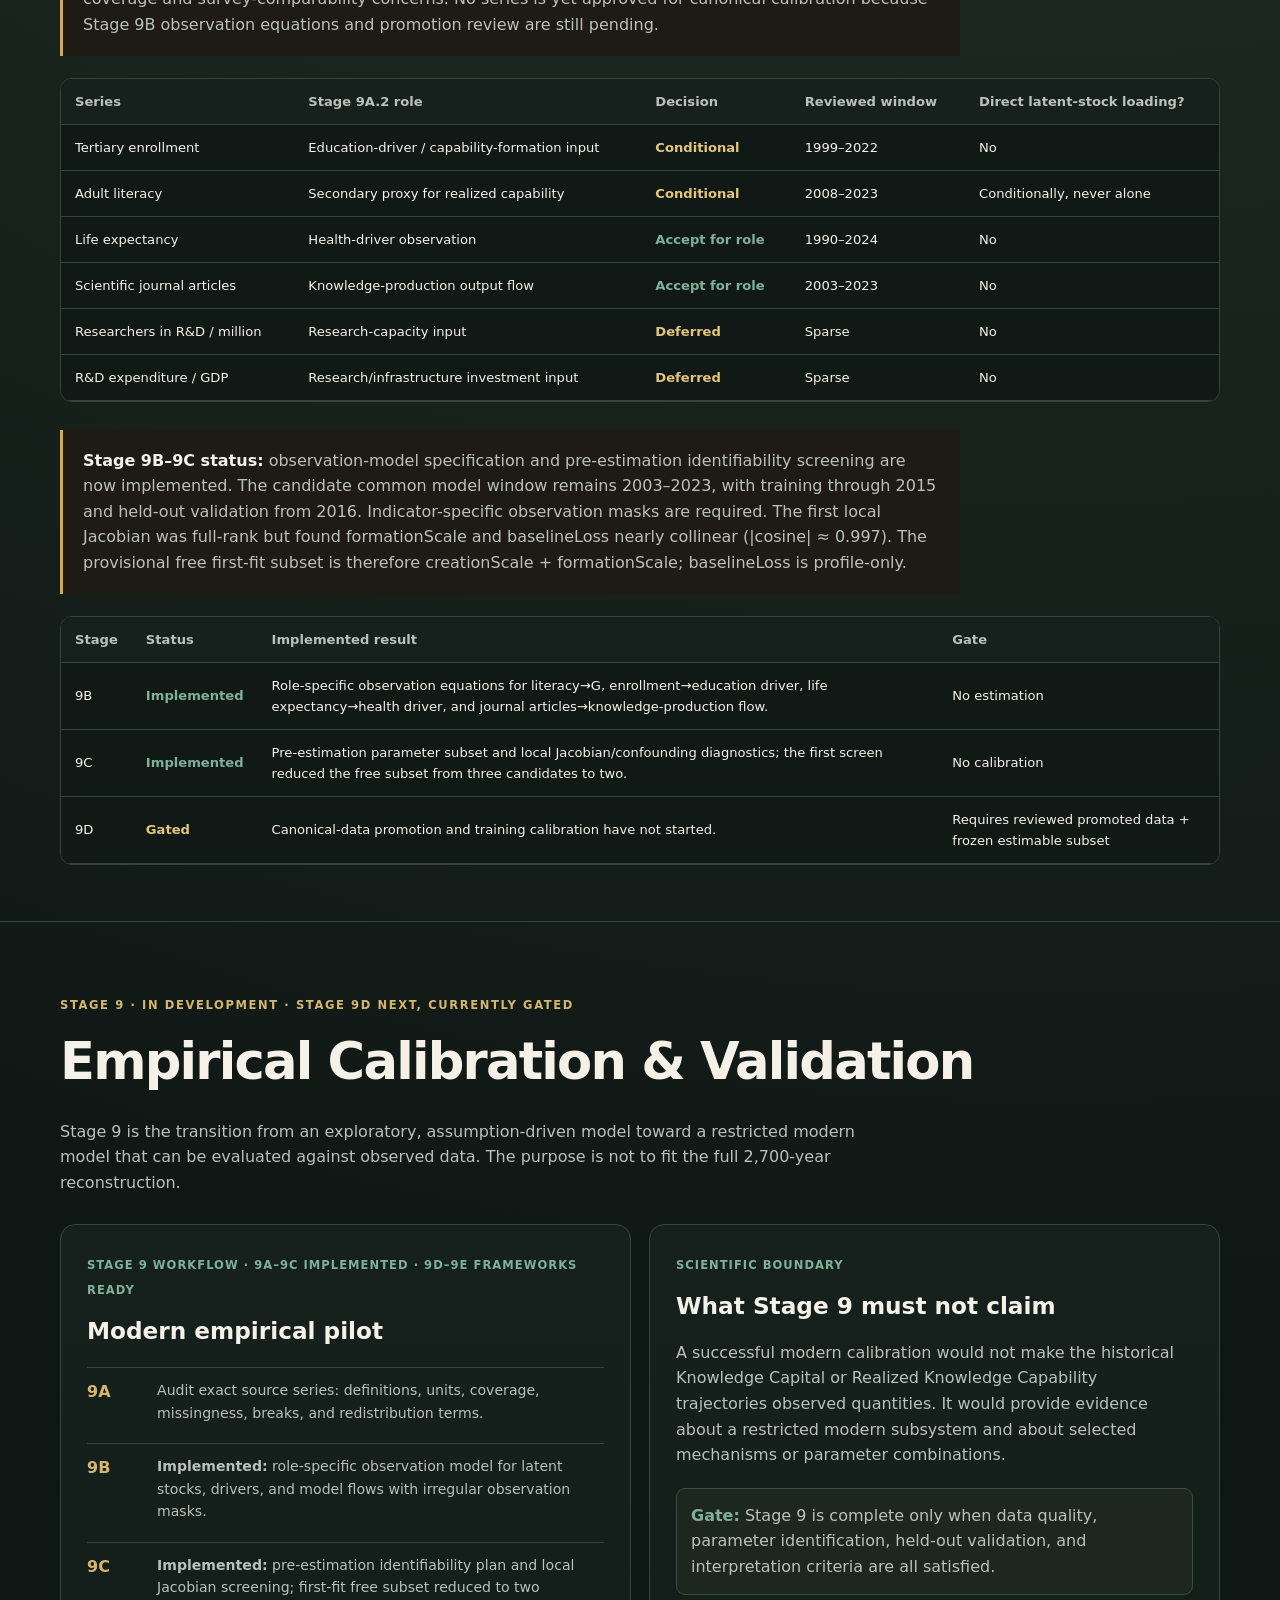
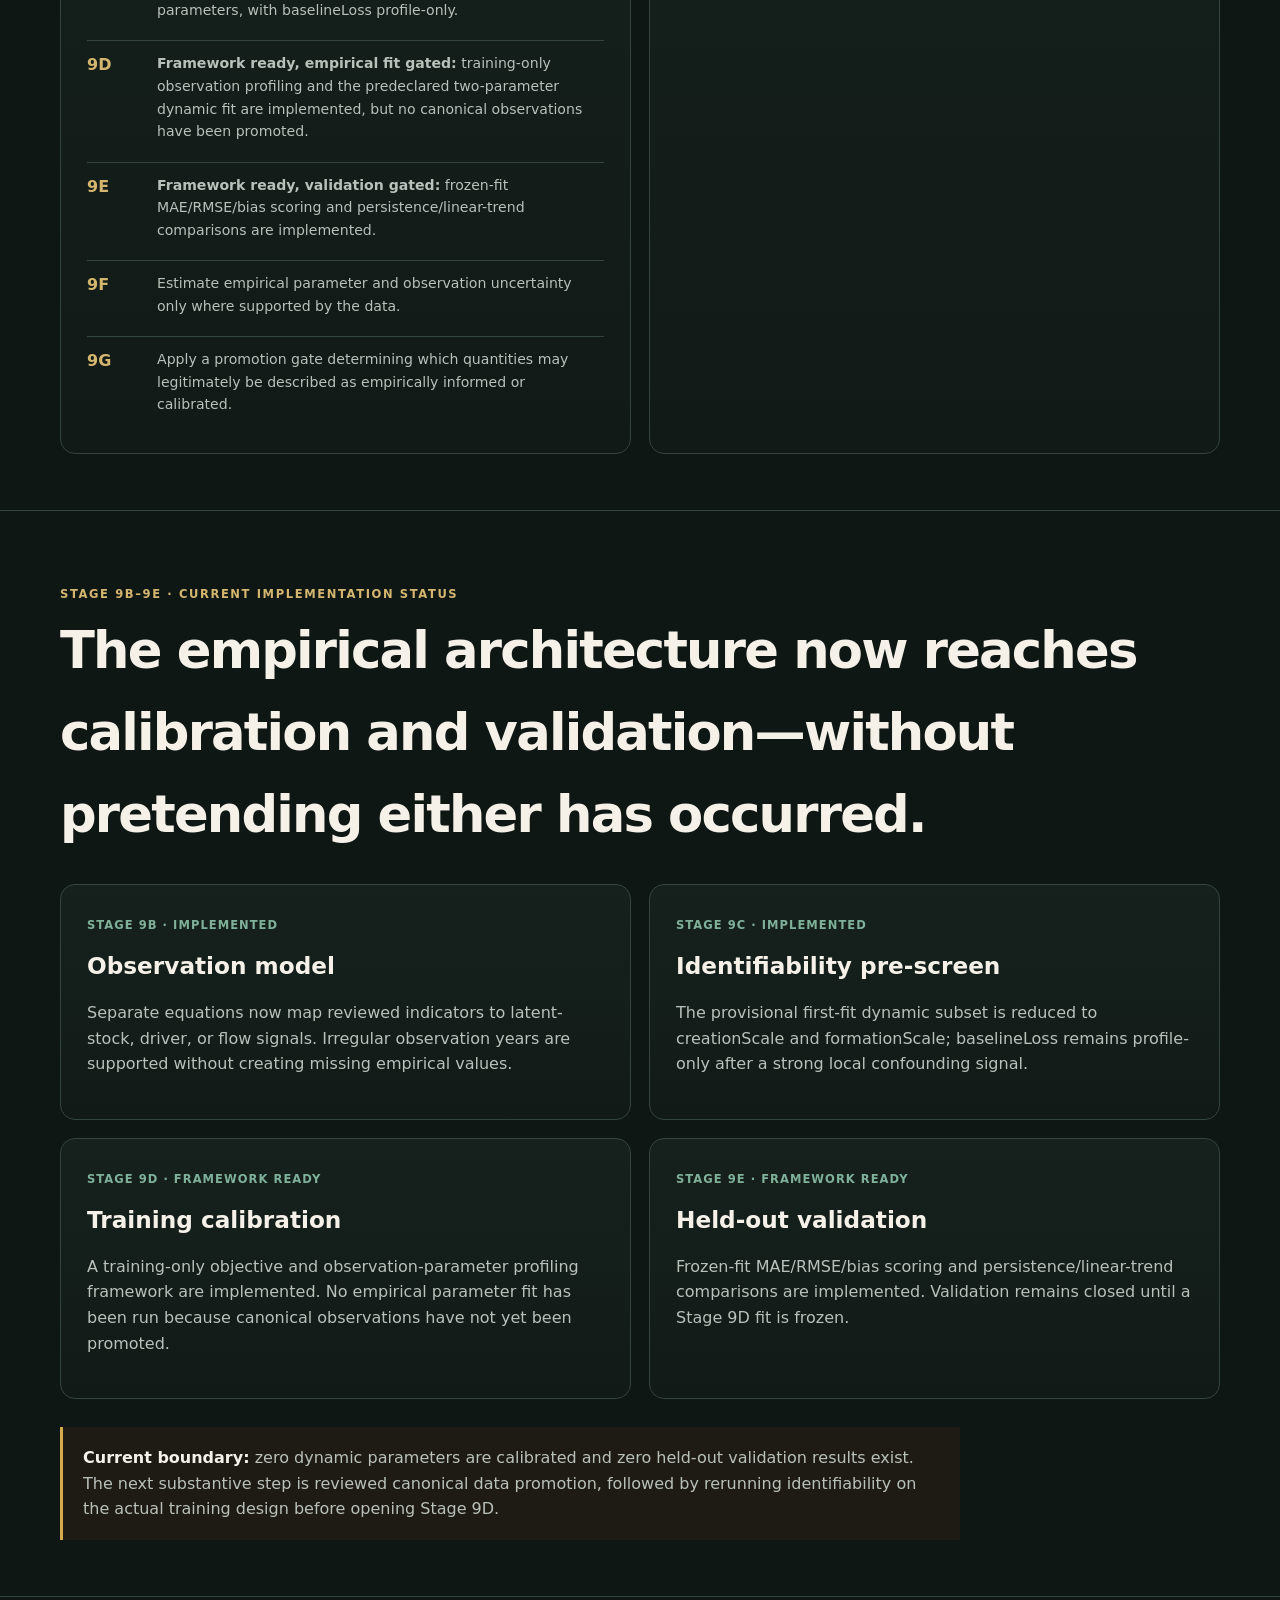
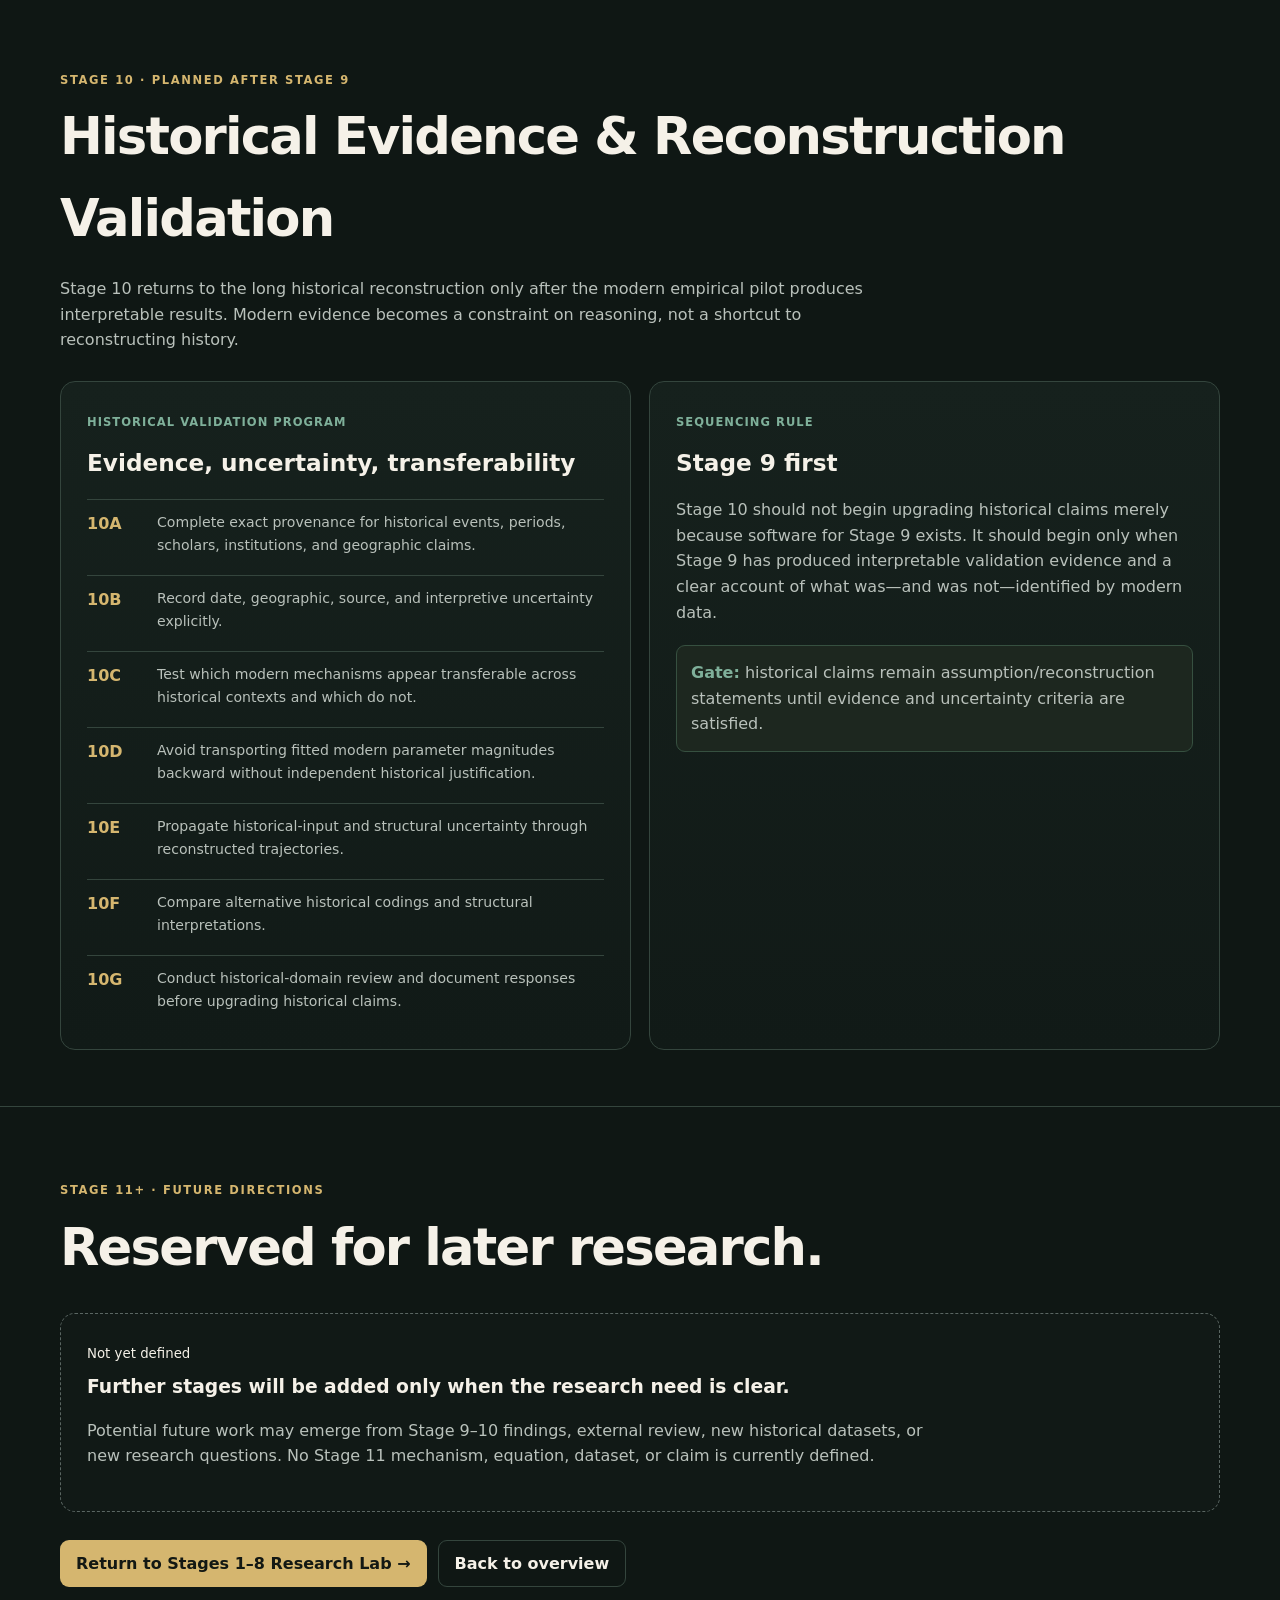
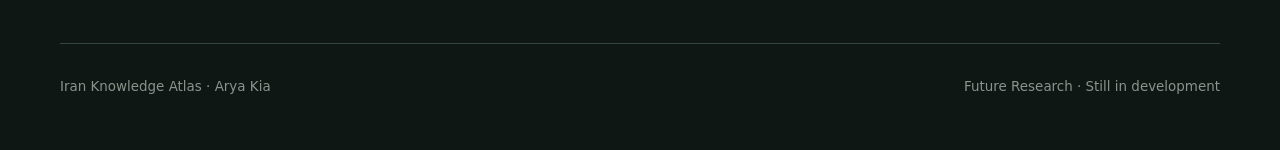
<file: future/index.html>
<!doctype html>
<html lang="en">
<head>
<meta charset="utf-8">
<meta name="viewport" content="width=device-width,initial-scale=1">
<meta name="description" content="Future Research roadmap for Iran Knowledge Atlas — planned Stage 9 empirical calibration, Stage 10 historical reconstruction validation, and later research directions.">
<meta name="theme-color" content="#10231f">
<title>Future Research — Iran Knowledge Atlas</title>
<style>
:root{--bg:#0f1714;--panel:#16211d;--text:#f5f1e8;--muted:#b9c1bb;--line:#34453d;--accent:#d5b66f;--green:#7fb09a;--blue:#8faed0;--amber:#d6a94d}
*{box-sizing:border-box}html{scroll-behavior:smooth}body{margin:0;font-family:Inter,ui-sans-serif,system-ui,-apple-system,"Segoe UI",sans-serif;background:radial-gradient(circle at 82% 0,#293a31 0,#0f1714 45%);color:var(--text);line-height:1.6}a{color:inherit}.wrap{width:min(1160px,calc(100% - 40px));margin:auto}
.top{display:flex;align-items:center;justify-content:space-between;gap:24px;padding:22px 0;border-bottom:1px solid var(--line)}.brand{text-decoration:none;font-weight:800}.brand span{display:block;color:var(--muted);font-size:.73rem;font-weight:500}.top nav{display:flex;gap:20px;align-items:center}.top nav a{font-size:.86rem;color:var(--muted);text-decoration:none}.top nav a.active{color:var(--accent);font-weight:800}
.hero{padding:76px 0 54px}.status{display:inline-flex;gap:8px;align-items:center;padding:7px 11px;border:1px solid #655128;border-radius:999px;background:#211d15;color:#e3c67c;font-size:.75rem;font-weight:800;letter-spacing:.08em;text-transform:uppercase}.status:before{content:"";width:8px;height:8px;border-radius:50%;background:var(--amber)}.eyebrow{margin:18px 0 7px;color:var(--accent);font-size:.72rem;letter-spacing:.14em;text-transform:uppercase;font-weight:800}h1{margin:.3rem 0 1.1rem;font-size:clamp(3rem,6vw,5.5rem);line-height:.98;letter-spacing:-.05em}h1 em{font-family:Georgia,serif;font-weight:400;color:#dfe9e3}.lede{max-width:820px;color:var(--muted);font-size:1.08rem}.notice{margin-top:28px;max-width:900px;padding:18px 20px;border-left:3px solid var(--amber);background:#1e1b14;color:var(--muted)}.notice strong{color:var(--text)}
.section{padding:56px 0;border-top:1px solid var(--line)}.section h2{margin:.3rem 0 1rem;font-size:clamp(2rem,4vw,3.2rem);letter-spacing:-.035em}.intro{max-width:820px;color:var(--muted)}.stage-grid{display:grid;grid-template-columns:repeat(2,minmax(0,1fr));gap:18px;margin-top:28px}.stage{padding:26px;border:1px solid var(--line);border-radius:15px;background:linear-gradient(180deg,var(--panel),#111a17)}.stage small{color:var(--green);font-size:.72rem;font-weight:800;letter-spacing:.09em;text-transform:uppercase}.stage h3{margin:.65rem 0 .7rem;font-size:1.45rem}.stage p{color:var(--muted)}.phase-list{display:grid;gap:8px;margin-top:18px}.phase{display:grid;grid-template-columns:58px 1fr;gap:12px;padding:11px 0;border-top:1px solid var(--line)}.phase b{color:var(--accent)}.phase span{color:var(--muted);font-size:.88rem}.gate{margin-top:20px;padding:14px;border-radius:9px;background:#1d271f;border:1px solid #365040;color:var(--muted)}.gate strong{color:var(--green)}
.future-card{margin-top:24px;padding:26px;border:1px dashed #5a6662;border-radius:15px;background:#111916}.future-card h3{margin:.4rem 0}.future-card p{max-width:850px;color:var(--muted)}
.progress-grid{display:grid;grid-template-columns:repeat(4,minmax(0,1fr));gap:12px;margin-top:24px}.progress-grid article{padding:18px;border:1px solid var(--line);border-radius:12px;background:var(--panel)}.progress-grid small,.progress-grid b{display:block}.progress-grid small{color:var(--muted);font-size:.72rem}.progress-grid b{font-size:1.65rem;margin-top:4px;color:var(--accent)}.coverage-wrap{margin-top:22px;overflow-x:auto;border:1px solid var(--line);border-radius:12px}.coverage-table{width:100%;border-collapse:collapse;min-width:880px;background:#111916}.coverage-table th,.coverage-table td{padding:12px 14px;border-bottom:1px solid var(--line);text-align:left;font-size:.82rem}.coverage-table th{color:var(--muted);font-weight:700;background:#16211d}.coverage-table td:nth-child(n+3){font-variant-numeric:tabular-nums}.screen-pass{color:var(--green);font-weight:800}.screen-review{color:#e3c67c;font-weight:800}
.actions{display:flex;gap:11px;flex-wrap:wrap;margin-top:28px}.primary,.secondary{display:inline-flex;align-items:center;min-height:44px;padding:10px 16px;border-radius:9px;text-decoration:none;font-weight:800}.primary{background:var(--accent);color:#131813}.secondary{border:1px solid var(--line)}
footer{padding:32px 0 52px;border-top:1px solid var(--line);display:flex;justify-content:space-between;gap:20px;flex-wrap:wrap;color:#89948d;font-size:.84rem}
@media(max-width:820px){.stage-grid{grid-template-columns:1fr}.progress-grid{grid-template-columns:repeat(2,1fr)}.top nav{gap:12px}}@media(max-width:620px){.wrap{width:min(100% - 28px,1160px)}.progress-grid{grid-template-columns:1fr 1fr}.top nav a:not(.active){display:none}h1{font-size:3rem}}
</style>
</head>
<body>
<header class="wrap top">
  <a class="brand" href="../">Iran Knowledge Atlas<span>Arya Kia · historical systems research</span></a>
  <nav>
    <a href="../">Overview</a>
    <a href="../atlas/">Atlas</a>
    <a href="../atlas/lab/">Research Lab</a>
    <a class="active" href="./">Future Research</a>
  </nav>
</header>

<main>
<section class="wrap hero">
  <span class="status">Still in development</span>
  <p class="eyebrow">Future Research · Stage 9 onward</p>
  <h1>The next <em>research phase</em>.</h1>
  <p class="lede">Stages 1–8 are preserved as the current v0.8 research architecture. Stage 9, Stage 10, and any later stages are maintained separately here so future development does not blur the reproducibility boundary of the completed first eight stages.</p>
  <div class="notice"><strong>Development status:</strong> this page is a forward research roadmap. Stage 9 and Stage 10 are planned and under development; they should not be interpreted as completed analyses, validated results, or published findings.</div>
</section>

<section id="development-status" class="section"><div class="wrap">
  <p class="eyebrow">Stage 9A.2–9C · empirical specification phase</p>
  <h2>Observation roles and the first identifiability screen are now specified.</h2>
  <p class="intro">Stage 9B now formalizes separate observation equations for latent-stock, driver, and flow channels. Stage 9C narrows the provisional dynamic calibration subset before any fitting. No parameter has been estimated and Stage 9D remains closed.</p>
  <div class="progress-grid">
    <article><small>Exact series registered</small><b>6</b><small>World Bank / UIS candidates</small></article>
    <article><small>Construct roles reviewed</small><b>6</b><small>all exact selected series</small></article>
    <article><small>Active observation channels</small><b>4</b><small>1 stock · 2 drivers · 1 flow</small></article>
    <article><small>Free first-fit candidates</small><b>2</b><small>creation + formation scales</small></article>
  </div>
  <div class="coverage-wrap">
    <table class="coverage-table">
      <thead><tr><th>Candidate series</th><th>Observed years</th><th>N</th><th>Train N</th><th>Validation N</th><th>Availability screen</th></tr></thead>
      <tbody>
        <tr><td>Tertiary enrollment</td><td>1995–2022</td><td>26</td><td>19</td><td>7</td><td class="screen-review">Manual review</td></tr>
        <tr><td>Adult literacy</td><td>1991–2023</td><td>21</td><td>13</td><td>8</td><td class="screen-review">Manual review</td></tr>
        <tr><td>Life expectancy</td><td>1990–2024</td><td>35</td><td>26</td><td>9</td><td class="screen-pass">Coverage candidate</td></tr>
        <tr><td>Scientific & technical journal articles</td><td>1996–2023</td><td>28</td><td>20</td><td>8</td><td class="screen-review">Manual review</td></tr>
        <tr><td>Researchers in R&amp;D / million</td><td>2006–2021</td><td>10</td><td>7</td><td>3</td><td class="screen-review">Manual review</td></tr>
        <tr><td>R&amp;D expenditure / GDP</td><td>2001–2021</td><td>15</td><td>12</td><td>3</td><td class="screen-review">Manual review</td></tr>
      </tbody>
    </table>
  </div>
  <div class="notice"><strong>Important:</strong> Stage 9A.2 has now reviewed construct roles for all six series. Life expectancy and journal articles have completed the current role-specific coverage/comparability review; tertiary enrollment and literacy remain conditional, while researchers and R&amp;D expenditure are deferred because of sparse coverage and survey-comparability concerns. No series is yet approved for canonical calibration because Stage 9B observation equations and promotion review are still pending.</div>
  <div class="coverage-wrap">
    <table class="coverage-table">
      <thead><tr><th>Series</th><th>Stage 9A.2 role</th><th>Decision</th><th>Reviewed window</th><th>Direct latent-stock loading?</th></tr></thead>
      <tbody>
        <tr><td>Tertiary enrollment</td><td>Education-driver / capability-formation input</td><td class="screen-review">Conditional</td><td>1999–2022</td><td>No</td></tr>
        <tr><td>Adult literacy</td><td>Secondary proxy for realized capability</td><td class="screen-review">Conditional</td><td>2008–2023</td><td>Conditionally, never alone</td></tr>
        <tr><td>Life expectancy</td><td>Health-driver observation</td><td class="screen-pass">Accept for role</td><td>1990–2024</td><td>No</td></tr>
        <tr><td>Scientific journal articles</td><td>Knowledge-production output flow</td><td class="screen-pass">Accept for role</td><td>2003–2023</td><td>No</td></tr>
        <tr><td>Researchers in R&amp;D / million</td><td>Research-capacity input</td><td class="screen-review">Deferred</td><td>Sparse</td><td>No</td></tr>
        <tr><td>R&amp;D expenditure / GDP</td><td>Research/infrastructure investment input</td><td class="screen-review">Deferred</td><td>Sparse</td><td>No</td></tr>
      </tbody>
    </table>
  </div>
  <div class="notice"><strong>Stage 9B–9C status:</strong> observation-model specification and pre-estimation identifiability screening are now implemented. The candidate common model window remains 2003–2023, with training through 2015 and held-out validation from 2016. Indicator-specific observation masks are required. The first local Jacobian was full-rank but found formationScale and baselineLoss nearly collinear (|cosine| ≈ 0.997). The provisional free first-fit subset is therefore creationScale + formationScale; baselineLoss is profile-only.</div>
  <div class="coverage-wrap">
    <table class="coverage-table">
      <thead><tr><th>Stage</th><th>Status</th><th>Implemented result</th><th>Gate</th></tr></thead>
      <tbody>
        <tr><td>9B</td><td class="screen-pass">Implemented</td><td>Role-specific observation equations for literacy→G, enrollment→education driver, life expectancy→health driver, and journal articles→knowledge-production flow.</td><td>No estimation</td></tr>
        <tr><td>9C</td><td class="screen-pass">Implemented</td><td>Pre-estimation parameter subset and local Jacobian/confounding diagnostics; the first screen reduced the free subset from three candidates to two.</td><td>No calibration</td></tr>
        <tr><td>9D</td><td class="screen-review">Gated</td><td>Canonical-data promotion and training calibration have not started.</td><td>Requires reviewed promoted data + frozen estimable subset</td></tr>
      </tbody>
    </table>
  </div>
</div></section>

<section id="stage-9" class="section"><div class="wrap">
  <p class="eyebrow">Stage 9 · in development · Stage 9D next, currently gated</p>
  <h2>Empirical Calibration & Validation</h2>
  <p class="intro">Stage 9 is the transition from an exploratory, assumption-driven model toward a restricted modern model that can be evaluated against observed data. The purpose is not to fit the full 2,700-year reconstruction.</p>
  <div class="stage-grid">
    <article class="stage">
      <small>Stage 9 workflow · 9A–9C implemented · 9D–9E frameworks ready</small>
      <h3>Modern empirical pilot</h3>
      <div class="phase-list">
        <div class="phase"><b>9A</b><span>Audit exact source series: definitions, units, coverage, missingness, breaks, and redistribution terms.</span></div>
        <div class="phase"><b>9B</b><span><strong>Implemented:</strong> role-specific observation model for latent stocks, drivers, and model flows with irregular observation masks.</span></div>
        <div class="phase"><b>9C</b><span><strong>Implemented:</strong> pre-estimation identifiability plan and local Jacobian screening; first-fit free subset reduced to two parameters, with baselineLoss profile-only.</span></div>
        <div class="phase"><b>9D</b><span><strong>Framework ready, empirical fit gated:</strong> training-only observation profiling and the predeclared two-parameter dynamic fit are implemented, but no canonical observations have been promoted.</span></div>
        <div class="phase"><b>9E</b><span><strong>Framework ready, validation gated:</strong> frozen-fit MAE/RMSE/bias scoring and persistence/linear-trend comparisons are implemented.</span></div>
        <div class="phase"><b>9F</b><span>Estimate empirical parameter and observation uncertainty only where supported by the data.</span></div>
        <div class="phase"><b>9G</b><span>Apply a promotion gate determining which quantities may legitimately be described as empirically informed or calibrated.</span></div>
      </div>
    </article>
    <article class="stage">
      <small>Scientific boundary</small>
      <h3>What Stage 9 must not claim</h3>
      <p>A successful modern calibration would not make the historical Knowledge Capital or Realized Knowledge Capability trajectories observed quantities. It would provide evidence about a restricted modern subsystem and about selected mechanisms or parameter combinations.</p>
      <div class="gate"><strong>Gate:</strong> Stage 9 is complete only when data quality, parameter identification, held-out validation, and interpretation criteria are all satisfied.</div>
    </article>
  </div>
</div></section>

<section id="stage-9-progress" class="section"><div class="wrap">
  <p class="eyebrow">Stage 9B–9E · current implementation status</p>
  <h2>The empirical architecture now reaches calibration and validation—without pretending either has occurred.</h2>
  <div class="stage-grid">
    <article class="stage"><small>Stage 9B · implemented</small><h3>Observation model</h3><p>Separate equations now map reviewed indicators to latent-stock, driver, or flow signals. Irregular observation years are supported without creating missing empirical values.</p></article>
    <article class="stage"><small>Stage 9C · implemented</small><h3>Identifiability pre-screen</h3><p>The provisional first-fit dynamic subset is reduced to creationScale and formationScale; baselineLoss remains profile-only after a strong local confounding signal.</p></article>
    <article class="stage"><small>Stage 9D · framework ready</small><h3>Training calibration</h3><p>A training-only objective and observation-parameter profiling framework are implemented. No empirical parameter fit has been run because canonical observations have not yet been promoted.</p></article>
    <article class="stage"><small>Stage 9E · framework ready</small><h3>Held-out validation</h3><p>Frozen-fit MAE/RMSE/bias scoring and persistence/linear-trend comparisons are implemented. Validation remains closed until a Stage 9D fit is frozen.</p></article>
  </div>
  <div class="notice"><strong>Current boundary:</strong> zero dynamic parameters are calibrated and zero held-out validation results exist. The next substantive step is reviewed canonical data promotion, followed by rerunning identifiability on the actual training design before opening Stage 9D.</div>
</div></section>

<section id="stage-10" class="section"><div class="wrap">
  <p class="eyebrow">Stage 10 · planned after Stage 9</p>
  <h2>Historical Evidence & Reconstruction Validation</h2>
  <p class="intro">Stage 10 returns to the long historical reconstruction only after the modern empirical pilot produces interpretable results. Modern evidence becomes a constraint on reasoning, not a shortcut to reconstructing history.</p>
  <div class="stage-grid">
    <article class="stage">
      <small>Historical validation program</small>
      <h3>Evidence, uncertainty, transferability</h3>
      <div class="phase-list">
        <div class="phase"><b>10A</b><span>Complete exact provenance for historical events, periods, scholars, institutions, and geographic claims.</span></div>
        <div class="phase"><b>10B</b><span>Record date, geographic, source, and interpretive uncertainty explicitly.</span></div>
        <div class="phase"><b>10C</b><span>Test which modern mechanisms appear transferable across historical contexts and which do not.</span></div>
        <div class="phase"><b>10D</b><span>Avoid transporting fitted modern parameter magnitudes backward without independent historical justification.</span></div>
        <div class="phase"><b>10E</b><span>Propagate historical-input and structural uncertainty through reconstructed trajectories.</span></div>
        <div class="phase"><b>10F</b><span>Compare alternative historical codings and structural interpretations.</span></div>
        <div class="phase"><b>10G</b><span>Conduct historical-domain review and document responses before upgrading historical claims.</span></div>
      </div>
    </article>
    <article class="stage">
      <small>Sequencing rule</small>
      <h3>Stage 9 first</h3>
      <p>Stage 10 should not begin upgrading historical claims merely because software for Stage 9 exists. It should begin only when Stage 9 has produced interpretable validation evidence and a clear account of what was—and was not—identified by modern data.</p>
      <div class="gate"><strong>Gate:</strong> historical claims remain assumption/reconstruction statements until evidence and uncertainty criteria are satisfied.</div>
    </article>
  </div>
</div></section>

<section id="beyond" class="section"><div class="wrap">
  <p class="eyebrow">Stage 11+ · future directions</p>
  <h2>Reserved for later research.</h2>
  <div class="future-card">
    <small>Not yet defined</small>
    <h3>Further stages will be added only when the research need is clear.</h3>
    <p>Potential future work may emerge from Stage 9–10 findings, external review, new historical datasets, or new research questions. No Stage 11 mechanism, equation, dataset, or claim is currently defined.</p>
  </div>
  <div class="actions">
    <a class="primary" href="../atlas/lab/">Return to Stages 1–8 Research Lab →</a>
    <a class="secondary" href="../">Back to overview</a>
  </div>
</div></section>
</main>

<footer class="wrap">
  <span>Iran Knowledge Atlas · Arya Kia</span>
  <span>Future Research · Still in development</span>
</footer>
</body>
</html>
</file>
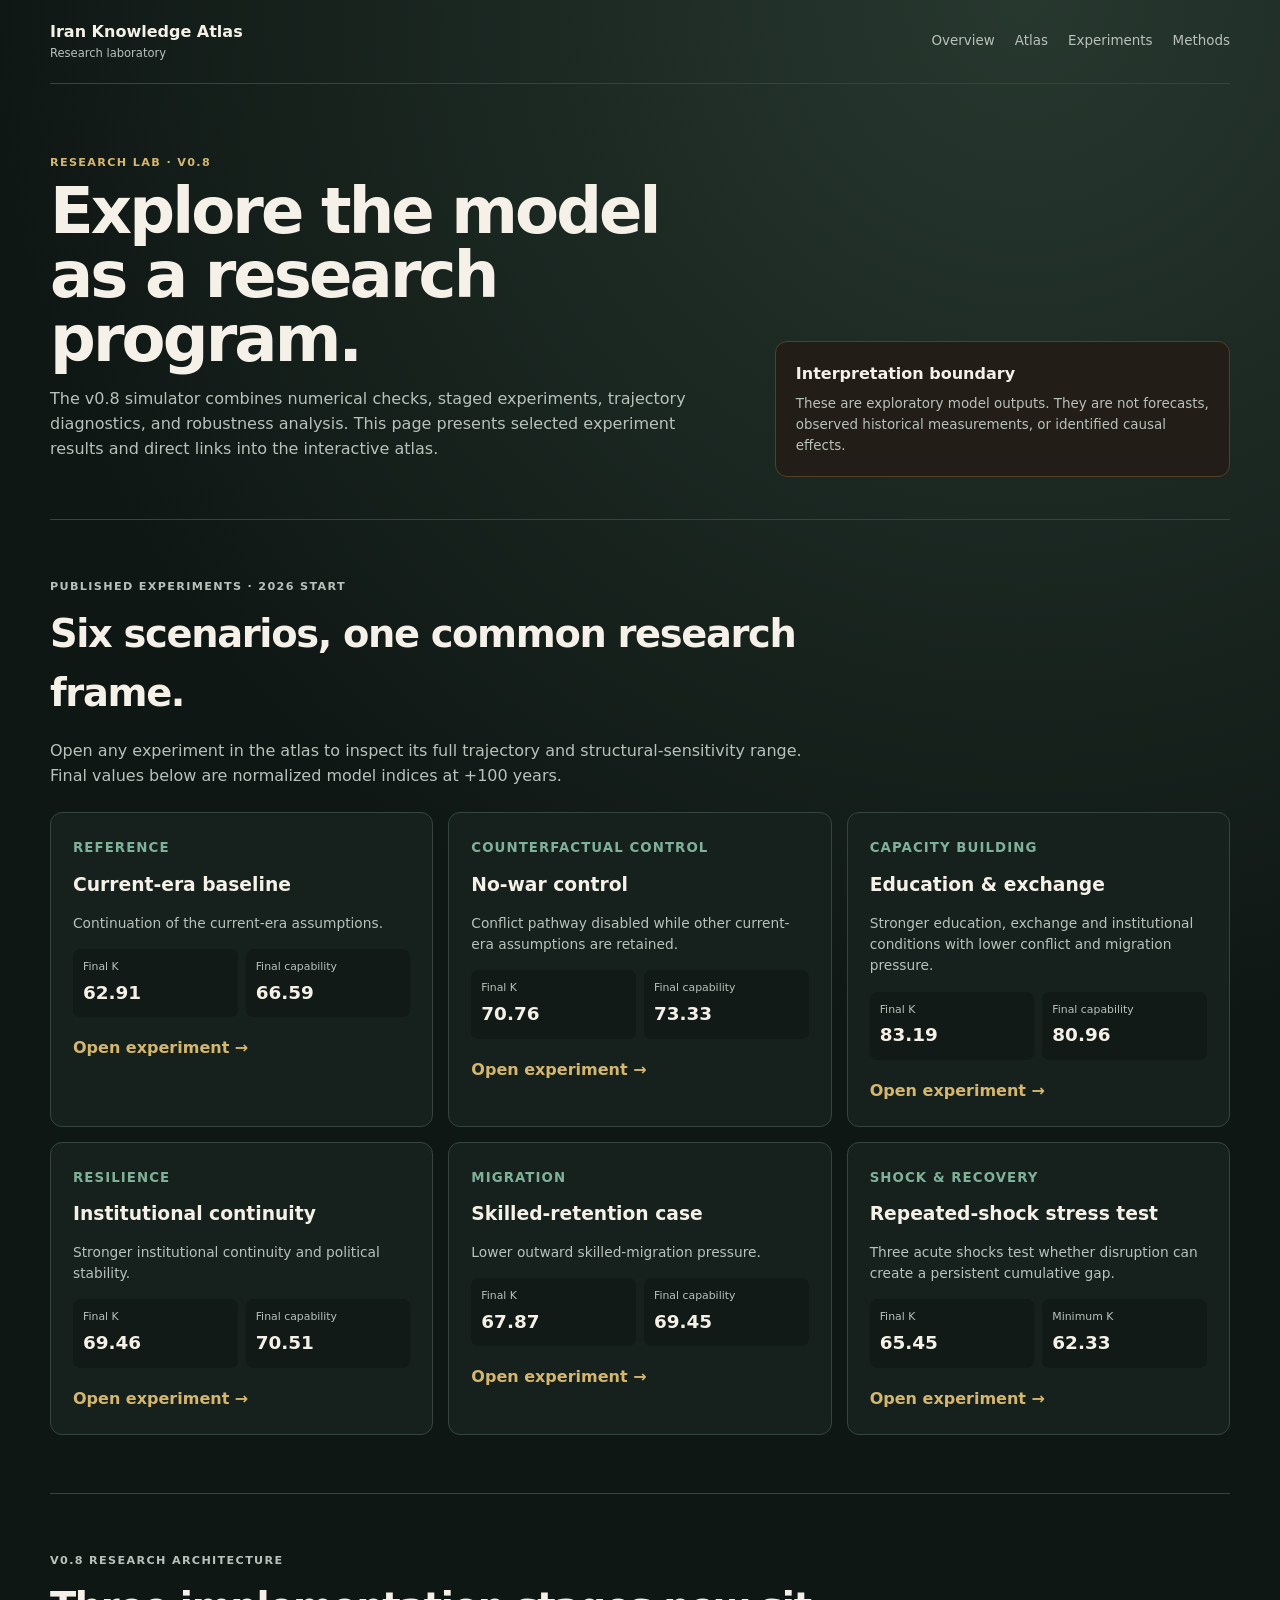
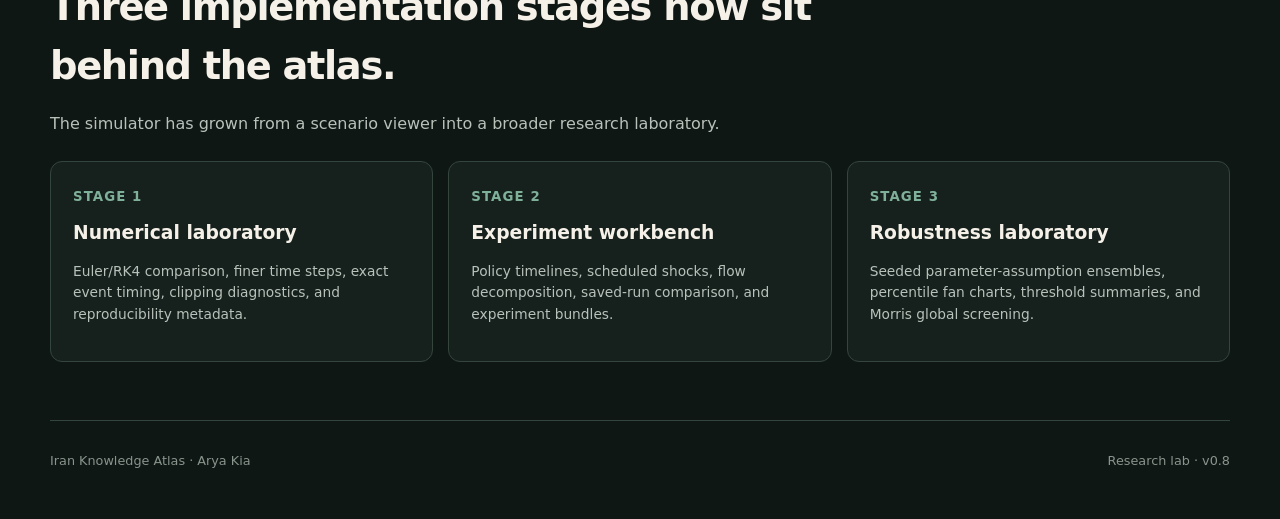
<file: lab/index.html>
<!doctype html>
<html lang="en">
<head>
<meta charset="utf-8">
<meta name="viewport" content="width=device-width,initial-scale=1">
<meta name="description" content="Iran Knowledge Atlas research laboratory with selected System Dynamics experiments.">
<meta name="theme-color" content="#10231f">
<title>Iran Knowledge Atlas — Research Lab</title>
<link rel="stylesheet" href="./styles.css">
</head>
<body>
<header class="topbar">
  <a class="brand" href="../">Iran Knowledge Atlas<span>Research laboratory</span></a>
  <nav><a href="../">Overview</a><a href="../atlas/">Atlas</a><a href="#experiments">Experiments</a><a href="#methods">Methods</a></nav>
</header>

<main>
<section class="hero">
  <div>
    <p class="eyebrow">RESEARCH LAB · v0.8</p>
    <h1>Explore the model as a research program.</h1>
    <p class="lede">The v0.8 simulator combines numerical checks, staged experiments, trajectory diagnostics, and robustness analysis. This page presents selected experiment results and direct links into the interactive atlas.</p>
  </div>
  <div class="boundary-note"><strong>Interpretation boundary</strong><span>These are exploratory model outputs. They are not forecasts, observed historical measurements, or identified causal effects.</span></div>
</section>

<section id="experiments" class="methods">
  <div class="section-head">
    <p class="eyebrow">Published experiments · 2026 start</p>
    <h2>Six scenarios, one common research frame.</h2>
    <p>Open any experiment in the atlas to inspect its full trajectory and structural-sensitivity range. Final values below are normalized model indices at +100 years.</p>
  </div>
  <div class="method-grid">
    <article><small>Reference</small><h3>Current-era baseline</h3><p>Continuation of the current-era assumptions.</p><div class="scenario-metrics"><span>Final K<b>62.91</b></span><span>Final capability<b>66.59</b></span></div><a class="open-link" href="../atlas/?scenario=baseline#scenarios">Open experiment →</a></article>
    <article><small>Counterfactual control</small><h3>No-war control</h3><p>Conflict pathway disabled while other current-era assumptions are retained.</p><div class="scenario-metrics"><span>Final K<b>70.76</b></span><span>Final capability<b>73.33</b></span></div><a class="open-link" href="../atlas/?scenario=no-war-control#scenarios">Open experiment →</a></article>
    <article><small>Capacity building</small><h3>Education & exchange</h3><p>Stronger education, exchange and institutional conditions with lower conflict and migration pressure.</p><div class="scenario-metrics"><span>Final K<b>83.19</b></span><span>Final capability<b>80.96</b></span></div><a class="open-link" href="../atlas/?scenario=education-exchange#scenarios">Open experiment →</a></article>
    <article><small>Resilience</small><h3>Institutional continuity</h3><p>Stronger institutional continuity and political stability.</p><div class="scenario-metrics"><span>Final K<b>69.46</b></span><span>Final capability<b>70.51</b></span></div><a class="open-link" href="../atlas/?scenario=institutional-continuity#scenarios">Open experiment →</a></article>
    <article><small>Migration</small><h3>Skilled-retention case</h3><p>Lower outward skilled-migration pressure.</p><div class="scenario-metrics"><span>Final K<b>67.87</b></span><span>Final capability<b>69.45</b></span></div><a class="open-link" href="../atlas/?scenario=migration-retention#scenarios">Open experiment →</a></article>
    <article><small>Shock & recovery</small><h3>Repeated-shock stress test</h3><p>Three acute shocks test whether disruption can create a persistent cumulative gap.</p><div class="scenario-metrics"><span>Final K<b>65.45</b></span><span>Minimum K<b>62.33</b></span></div><a class="open-link" href="../atlas/?scenario=repeated-shocks#scenarios">Open experiment →</a></article>
  </div>
</section>

<section id="methods" class="methods">
  <div class="section-head">
    <p class="eyebrow">v0.8 research architecture</p>
    <h2>Three implementation stages now sit behind the atlas.</h2>
    <p>The simulator has grown from a scenario viewer into a broader research laboratory.</p>
  </div>
  <div class="method-grid">
    <article><small>Stage 1</small><h3>Numerical laboratory</h3><p>Euler/RK4 comparison, finer time steps, exact event timing, clipping diagnostics, and reproducibility metadata.</p></article>
    <article><small>Stage 2</small><h3>Experiment workbench</h3><p>Policy timelines, scheduled shocks, flow decomposition, saved-run comparison, and experiment bundles.</p></article>
    <article><small>Stage 3</small><h3>Robustness laboratory</h3><p>Seeded parameter-assumption ensembles, percentile fan charts, threshold summaries, and Morris global screening.</p></article>
  </div>
</section>
</main>

<footer><span>Iran Knowledge Atlas · Arya Kia</span><span>Research lab · v0.8</span></footer>
</body>
</html>
</file>
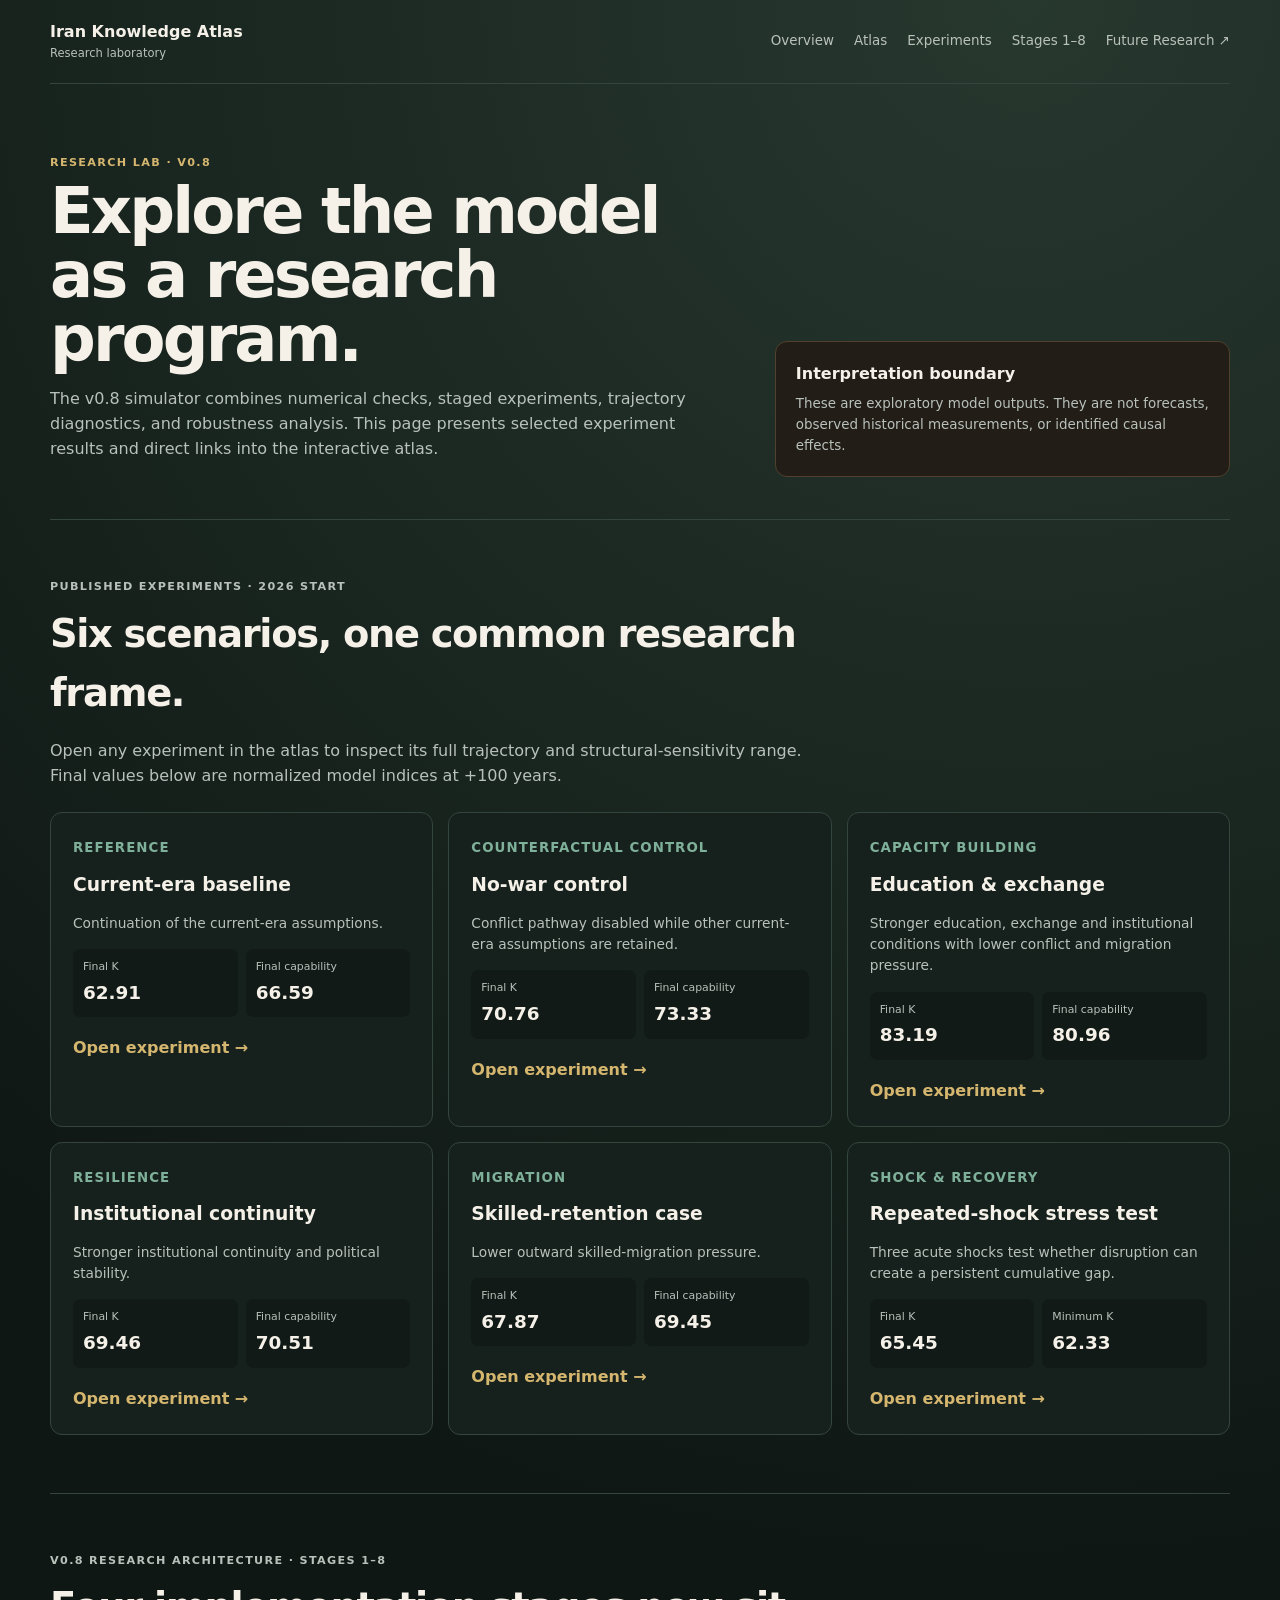
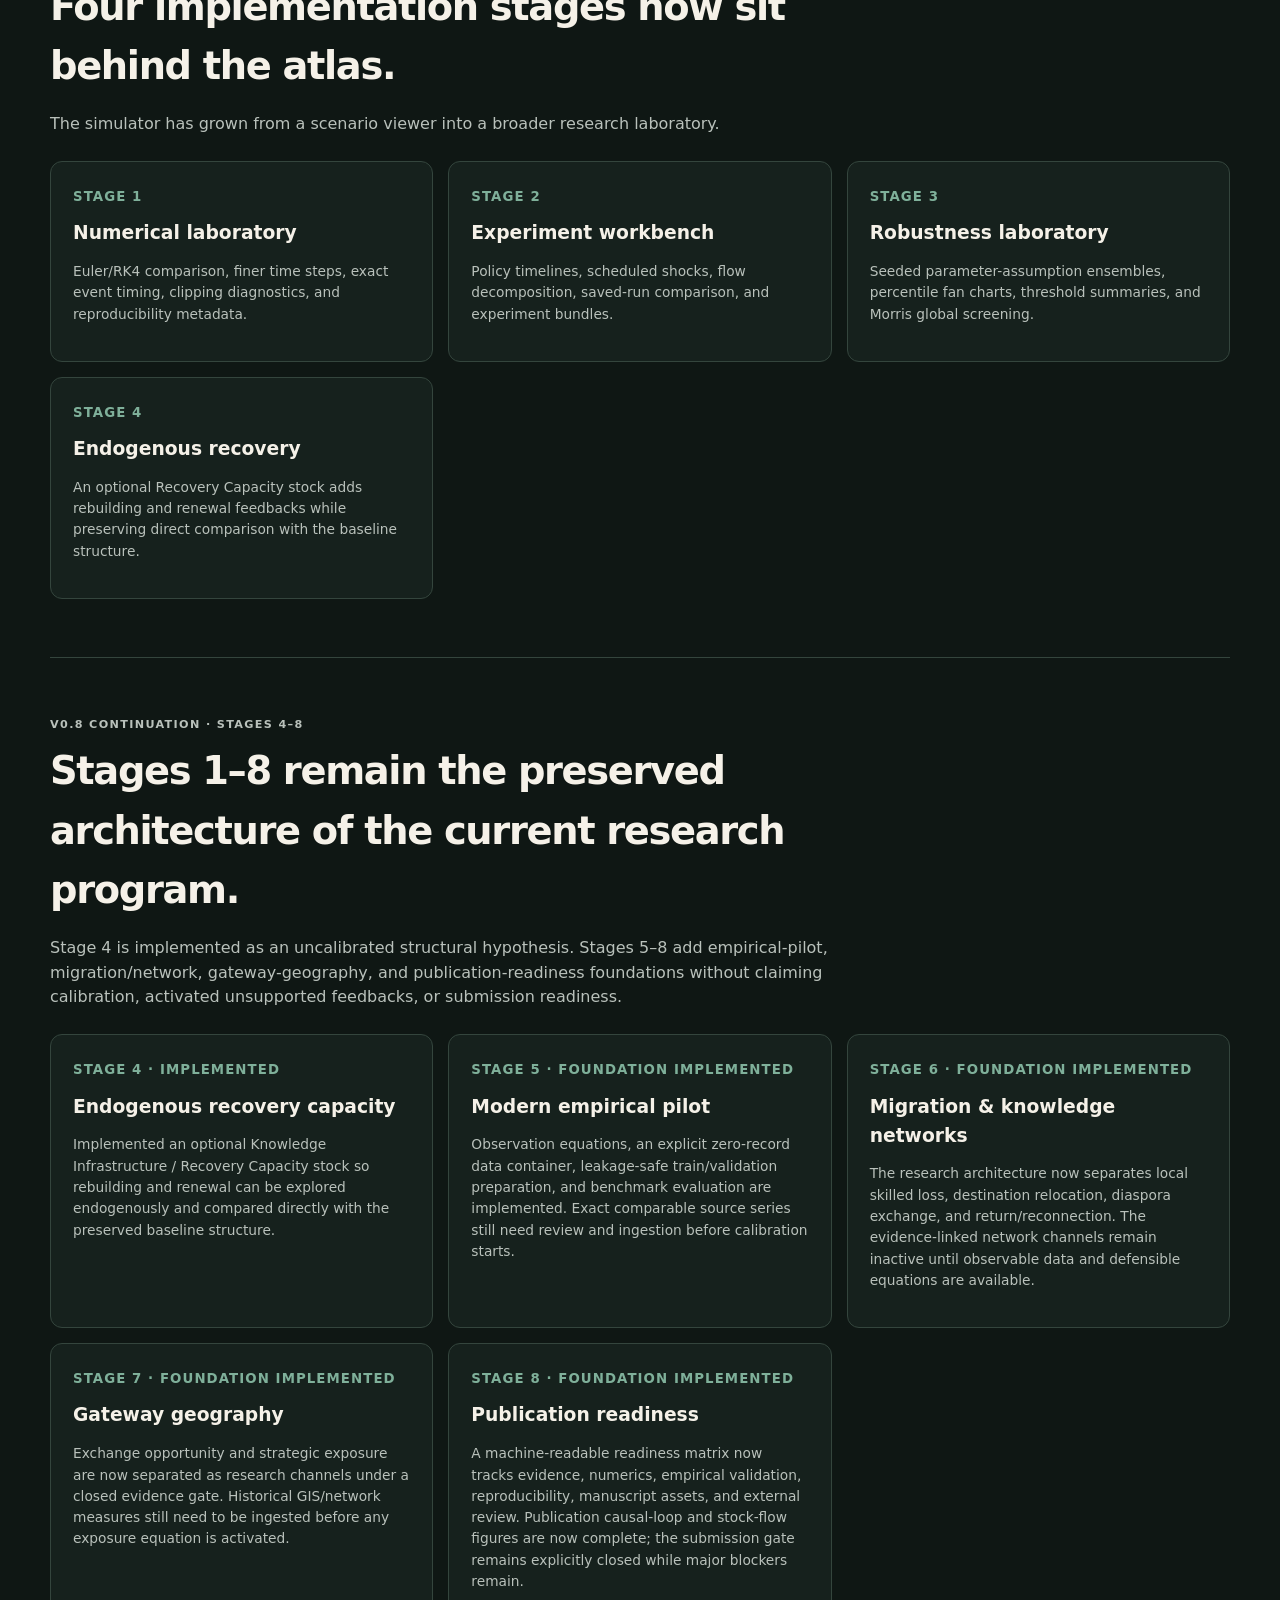
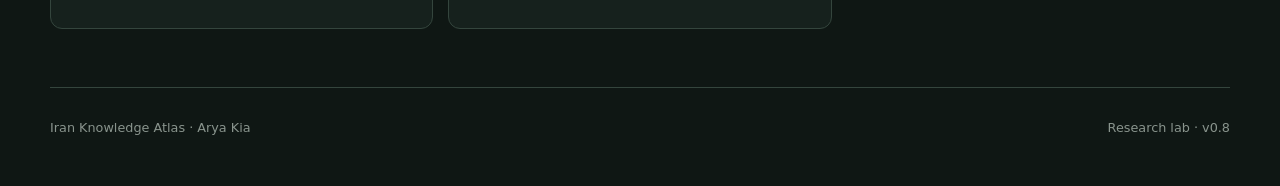
<file: atlas/lab/index.html>
<!doctype html>
<html lang="en">
<head>
<meta charset="utf-8">
<meta name="viewport" content="width=device-width,initial-scale=1">
<meta name="description" content="Iran Knowledge Atlas research laboratory with selected System Dynamics experiments.">
<meta name="theme-color" content="#10231f">
<title>Iran Knowledge Atlas — Research Lab</title>
<style>
:root{--bg:#0f1714;--panel:#16211d;--panel2:#1b2823;--text:#f5f1e8;--muted:#b9c1bb;--line:#34453d;--accent:#d5b66f;--green:#7fb09a;--blue:#8faed0;--red:#c98575}
*{box-sizing:border-box}html{scroll-behavior:smooth}body{margin:0;font-family:Inter,ui-sans-serif,system-ui,-apple-system,"Segoe UI",sans-serif;background:radial-gradient(circle at 80% 0,#27382f 0,#0f1714 44%);color:var(--text);line-height:1.55}a{color:inherit}
.topbar{width:min(1180px,calc(100% - 40px));margin:auto;display:flex;align-items:center;justify-content:space-between;gap:24px;padding:20px 0;border-bottom:1px solid var(--line)}.brand{text-decoration:none;font-weight:800}.brand span{display:block;color:var(--muted);font-size:.72rem;font-weight:500}.topbar nav{display:flex;gap:20px}.topbar nav a{text-decoration:none;color:var(--muted);font-size:.84rem}
main{width:min(1180px,calc(100% - 40px));margin:auto}.hero{display:grid;grid-template-columns:minmax(0,1.2fr) minmax(300px,.8fr);gap:42px;align-items:end;padding:70px 0 42px}.eyebrow{margin:0 0 8px;text-transform:uppercase;letter-spacing:.12em;font-size:.7rem;font-weight:800;color:var(--accent)}h1{font-size:clamp(2.7rem,5vw,5rem);line-height:1;letter-spacing:-.045em;margin:.25rem 0 1rem}h2{font-size:clamp(1.8rem,3vw,2.8rem);letter-spacing:-.035em;margin:.2rem 0 .8rem}.lede,.section-head p,#context{color:var(--muted);max-width:780px}.boundary-note{padding:20px;border:1px solid #51412c;border-radius:12px;background:#221d17}.boundary-note strong,.boundary-note span{display:block}.boundary-note span{margin-top:7px;color:var(--muted);font-size:.84rem}
.lab-shell{display:grid;grid-template-columns:300px minmax(0,1fr);gap:18px;padding:24px 0 58px}.controls,.results{border:1px solid var(--line);border-radius:14px;background:linear-gradient(180deg,var(--panel),#111a17)}.controls{padding:22px}.controls label{display:block;margin:14px 0;font-size:.78rem;color:var(--muted)}select{width:100%;margin-top:6px;padding:11px;border-radius:8px;border:1px solid var(--line);background:#111a17;color:var(--text)}.check{display:flex!important;align-items:center;gap:8px}.check input{width:auto}.note{margin-top:18px;padding:13px;border-left:3px solid var(--accent);background:#1f1d17;color:var(--muted);font-size:.8rem}.results{padding:22px;min-width:0}.result-head{display:flex;justify-content:space-between;gap:24px}.result-head h2{font-size:1.7rem}.tag{height:max-content;padding:6px 9px;border-radius:999px;border:1px solid var(--line);font-size:.68rem;color:var(--green);text-transform:uppercase;letter-spacing:.06em}.legend{display:flex;gap:16px;flex-wrap:wrap;margin:12px 0;font-size:.72rem;color:var(--muted)}.legend span:before{content:"";display:inline-block;width:18px;height:3px;margin-right:6px;vertical-align:middle}.legend .k:before{background:var(--green)}.legend .g:before{background:var(--blue)}.legend .ck:before{background:var(--accent)}.legend .cg:before{background:var(--red)}.legend .range:before{height:8px;background:var(--green);opacity:.25}.plot{width:100%;height:auto}.plot text{fill:#89948d;font-size:10px}.plot .grid{stroke:#30413a;stroke-width:.7}.plot path{fill:none;stroke-width:2}.plot .k{stroke:var(--green)}.plot .g{stroke:var(--blue)}.plot .compare-k{stroke:var(--accent);stroke-dasharray:7 4}.plot .compare-g{stroke:var(--red);stroke-dasharray:3 4}.uncertainty-band{stroke:none;opacity:.12}.uncertainty-band.knowledge-range{fill:var(--green)}.uncertainty-band.capability-range{fill:var(--blue)}.kpis{display:grid;grid-template-columns:repeat(4,minmax(0,1fr));gap:9px;margin-top:14px}.kpis article{padding:12px;border-radius:8px;background:#1a2621}.kpis small,.kpis b{display:block}.kpis small{color:var(--muted);font-size:.68rem}.kpis b{font-size:1.2rem;margin-top:4px}
.methods{padding:58px 0;border-top:1px solid var(--line)}.section-head{max-width:800px}.method-grid{display:grid;grid-template-columns:repeat(3,1fr);gap:15px;margin-top:24px}.method-grid article{padding:22px;border:1px solid var(--line);border-radius:12px;background:var(--panel)}.method-grid small{color:var(--green);font-weight:800;text-transform:uppercase;letter-spacing:.08em}.method-grid h3{margin:.6rem 0}.method-grid p{color:var(--muted);font-size:.86rem}.warning{margin-top:20px;padding:16px;border-left:3px solid var(--accent);background:#1e1c16;color:var(--muted)}
footer{width:min(1180px,calc(100% - 40px));margin:auto;padding:30px 0 48px;border-top:1px solid var(--line);display:flex;justify-content:space-between;gap:20px;color:#89948d;font-size:.8rem}
@media(max-width:900px){.hero,.lab-shell{grid-template-columns:1fr}.method-grid{grid-template-columns:1fr}.kpis{grid-template-columns:repeat(2,1fr)}}@media(max-width:600px){.topbar nav{display:none}.result-head{display:block}.kpis{grid-template-columns:1fr 1fr}}
.scenario-metrics{display:grid;grid-template-columns:1fr 1fr;gap:8px;margin:15px 0}
.scenario-metrics span{padding:10px;border-radius:7px;background:#111a17;color:var(--muted);font-size:.68rem}
.scenario-metrics b{display:block;margin-top:3px;color:var(--text);font-size:1.15rem}
.open-link{display:inline-block;margin-top:4px;color:var(--accent);font-weight:750;text-decoration:none}
.open-link:hover{text-decoration:underline}

</style>
</head>
<body>
<header class="topbar">
  <a class="brand" href="../../">Iran Knowledge Atlas<span>Research laboratory</span></a>
  <nav><a href="../../">Overview</a><a href="../">Atlas</a><a href="#experiments">Experiments</a><a href="#stages-1-8">Stages 1–8</a><a href="../../future/" target="_blank" rel="noopener noreferrer">Future Research ↗</a></nav>
</header>

<main>
<section class="hero">
  <div>
    <p class="eyebrow">RESEARCH LAB · v0.8</p>
    <h1>Explore the model as a research program.</h1>
    <p class="lede">The v0.8 simulator combines numerical checks, staged experiments, trajectory diagnostics, and robustness analysis. This page presents selected experiment results and direct links into the interactive atlas.</p>
  </div>
  <div class="boundary-note"><strong>Interpretation boundary</strong><span>These are exploratory model outputs. They are not forecasts, observed historical measurements, or identified causal effects.</span></div>
</section>

<section id="experiments" class="methods">
  <div class="section-head">
    <p class="eyebrow">Published experiments · 2026 start</p>
    <h2>Six scenarios, one common research frame.</h2>
    <p>Open any experiment in the atlas to inspect its full trajectory and structural-sensitivity range. Final values below are normalized model indices at +100 years.</p>
  </div>
  <div class="method-grid">
    <article><small>Reference</small><h3>Current-era baseline</h3><p>Continuation of the current-era assumptions.</p><div class="scenario-metrics"><span>Final K<b>62.91</b></span><span>Final capability<b>66.59</b></span></div><a class="open-link" href="../?scenario=baseline#scenarios">Open experiment →</a></article>
    <article><small>Counterfactual control</small><h3>No-war control</h3><p>Conflict pathway disabled while other current-era assumptions are retained.</p><div class="scenario-metrics"><span>Final K<b>70.76</b></span><span>Final capability<b>73.33</b></span></div><a class="open-link" href="../?scenario=no-war-control#scenarios">Open experiment →</a></article>
    <article><small>Capacity building</small><h3>Education & exchange</h3><p>Stronger education, exchange and institutional conditions with lower conflict and migration pressure.</p><div class="scenario-metrics"><span>Final K<b>83.19</b></span><span>Final capability<b>80.96</b></span></div><a class="open-link" href="../?scenario=education-exchange#scenarios">Open experiment →</a></article>
    <article><small>Resilience</small><h3>Institutional continuity</h3><p>Stronger institutional continuity and political stability.</p><div class="scenario-metrics"><span>Final K<b>69.46</b></span><span>Final capability<b>70.51</b></span></div><a class="open-link" href="../?scenario=institutional-continuity#scenarios">Open experiment →</a></article>
    <article><small>Migration</small><h3>Skilled-retention case</h3><p>Lower outward skilled-migration pressure.</p><div class="scenario-metrics"><span>Final K<b>67.87</b></span><span>Final capability<b>69.45</b></span></div><a class="open-link" href="../?scenario=migration-retention#scenarios">Open experiment →</a></article>
    <article><small>Shock & recovery</small><h3>Repeated-shock stress test</h3><p>Three acute shocks test whether disruption can create a persistent cumulative gap.</p><div class="scenario-metrics"><span>Final K<b>65.45</b></span><span>Minimum K<b>62.33</b></span></div><a class="open-link" href="../?scenario=repeated-shocks#scenarios">Open experiment →</a></article>
  </div>
</section>

<section id="stages-1-8" class="methods">
  <div class="section-head">
    <p class="eyebrow">v0.8 research architecture · Stages 1–8</p>
    <h2>Four implementation stages now sit behind the atlas.</h2>
    <p>The simulator has grown from a scenario viewer into a broader research laboratory.</p>
  </div>
  <div class="method-grid">
    <article><small>Stage 1</small><h3>Numerical laboratory</h3><p>Euler/RK4 comparison, finer time steps, exact event timing, clipping diagnostics, and reproducibility metadata.</p></article>
    <article><small>Stage 2</small><h3>Experiment workbench</h3><p>Policy timelines, scheduled shocks, flow decomposition, saved-run comparison, and experiment bundles.</p></article>
    <article><small>Stage 3</small><h3>Robustness laboratory</h3><p>Seeded parameter-assumption ensembles, percentile fan charts, threshold summaries, and Morris global screening.</p></article><article><small>Stage 4</small><h3>Endogenous recovery</h3><p>An optional Recovery Capacity stock adds rebuilding and renewal feedbacks while preserving direct comparison with the baseline structure.</p></article>
  </div>
</section>
<section class="methods">
  <div class="section-head">
    <p class="eyebrow">v0.8 continuation · Stages 4–8</p>
    <h2>Stages 1–8 remain the preserved architecture of the current research program.</h2>
    <p>Stage 4 is implemented as an uncalibrated structural hypothesis. Stages 5–8 add empirical-pilot, migration/network, gateway-geography, and publication-readiness foundations without claiming calibration, activated unsupported feedbacks, or submission readiness.</p>
  </div>
  <div class="method-grid">
    <article><small>Stage 4 · implemented</small><h3>Endogenous recovery capacity</h3><p>Implemented an optional Knowledge Infrastructure / Recovery Capacity stock so rebuilding and renewal can be explored endogenously and compared directly with the preserved baseline structure.</p></article>
    <article><small>Stage 5 · foundation implemented</small><h3>Modern empirical pilot</h3><p>Observation equations, an explicit zero-record data container, leakage-safe train/validation preparation, and benchmark evaluation are implemented. Exact comparable source series still need review and ingestion before calibration starts.</p></article>
    <article><small>Stage 6 · foundation implemented</small><h3>Migration & knowledge networks</h3><p>The research architecture now separates local skilled loss, destination relocation, diaspora exchange, and return/reconnection. The evidence-linked network channels remain inactive until observable data and defensible equations are available.</p></article>
    <article><small>Stage 7 · foundation implemented</small><h3>Gateway geography</h3><p>Exchange opportunity and strategic exposure are now separated as research channels under a closed evidence gate. Historical GIS/network measures still need to be ingested before any exposure equation is activated.</p></article>
    <article><small>Stage 8 · foundation implemented</small><h3>Publication readiness</h3><p>A machine-readable readiness matrix now tracks evidence, numerics, empirical validation, reproducibility, manuscript assets, and external review. Publication causal-loop and stock-flow figures are now complete; the submission gate remains explicitly closed while major blockers remain.</p></article>
  </div>
</section>

</main>

<footer><span>Iran Knowledge Atlas · Arya Kia</span><span>Research lab · v0.8</span></footer>
</body>
</html>
</file>
<file: atlas/styles.css>
:root {
  color-scheme: light;
  --ink: #192e2a;
  --muted: #566762;
  --green: #146958;
  --blue: #315d9b;
  --line: #d6e0db;
  --paper: #f4f6f3;
  --card: #fff;
  --gold: #ad8337;
  --danger: #923e31;
  font-family:
    Inter,
    ui-sans-serif,
    system-ui,
    -apple-system,
    BlinkMacSystemFont,
    "Segoe UI",
    sans-serif;
  font-size: 16px;
  line-height: 1.55;
}
.map-fallback {
  position: absolute;
  bottom: 12px;
  left: 12px;
  z-index: 1;
  background: white;
  border: 1px solid var(--line);
  border-radius: 5px;
  padding: 8px 12px;
  font-size: 0.8125rem;
}
* {
  box-sizing: border-box;
}
body {
  margin: 0;
  background: var(--paper);
  color: var(--ink);
}
a {
  color: var(--green);
  text-underline-offset: 4px;
}
button,
input,
select {
  font: inherit;
}
button,
.button {
  display: inline-flex;
  align-items: center;
  justify-content: center;
  gap: 8px;
  border: 1px solid var(--line);
  border-radius: 7px;
  background: #fff;
  color: var(--ink);
  padding: 9px 14px;
  cursor: pointer;
  font-size: 0.875rem;
  text-decoration: none;
  min-height: 42px;
}
button:hover,
.button:hover {
  border-color: var(--green);
  background: #f0f6f2;
}
button:disabled {
  opacity: 0.4;
  cursor: default;
}
button[aria-pressed="true"],
.primary {
  background: var(--green);
  border-color: var(--green);
  color: #fff;
}
button[aria-pressed="true"]:hover,
.primary:hover {
  background: #115746;
  color: white;
}
a:focus-visible,
button:focus-visible,
input:focus-visible,
select:focus-visible,
summary:focus-visible {
  outline: 3px solid #b18429;
  outline-offset: 4px;
}
input,
select {
  min-width: 0;
  max-width: 100%;
}
input[type="search"],
input[type="number"],
select {
  width: 100%;
  border: 1px solid var(--line);
  border-radius: 6px;
  background: #fff;
  color: var(--ink);
  padding: 10px;
}
input[type="range"] {
  width: 100%;
  accent-color: var(--green);
  cursor: pointer;
  min-height: 28px;
  margin: 0;
}
label {
  display: grid;
  gap: 5px;
  font-size: 0.875rem;
  font-weight: 550;
}
small,
.caption {
  font-size: 0.8125rem;
  line-height: 1.5;
  color: var(--muted);
}
p {
  margin: 0.5rem 0 1rem;
}
h1,
h2,
h3,
h4 {
  line-height: 1.18;
  margin: 0 0 0.65rem;
  font-weight: 600;
  letter-spacing: -0.035em;
}
h1 {
  font-family: Georgia, "Times New Roman", serif;
  font-size: clamp(2.25rem, 4vw, 3.8rem);
  font-weight: 400;
}
h2 {
  font-size: clamp(1.6rem, 3vw, 2.35rem);
}
h3 {
  font-size: 1.15rem;
}
h4 {
  font-size: 1rem;
  line-height: 1.35;
}
.eyebrow {
  font-size: 0.75rem;
  letter-spacing: 0.14em;
  text-transform: uppercase;
  font-weight: 650;
  color: var(--green);
  margin: 0 0 10px;
}
.topbar {
  display: flex;
  align-items: center;
  justify-content: space-between;
  gap: 28px;
  border-bottom: 1px solid var(--line);
  padding: 20px max(24px, calc((100vw - 1440px) / 2));
  background: white;
}
.brand {
  display: flex;
  align-items: center;
  gap: 12px;
  text-decoration: none;
  color: var(--ink);
  font-weight: 650;
  line-height: 1.35;
}
.brand small {
  display: block;
  font-weight: 400;
  margin-top: 3px;
}
.brandmark {
  border: 1px solid var(--green);
  padding: 11px 10px;
  color: var(--green);
  letter-spacing: -0.06em;
  font-family: Georgia, serif;
  font-size: 1.45rem;
}
nav {
  display: flex;
  gap: 28px;
}
nav a {
  text-decoration: none;
  font-size: 0.875rem;
  color: var(--ink);
}
.version {
  font-size: 0.75rem;
  color: var(--muted);
}
main {
  max-width: 1488px;
  padding: 0 24px;
  margin: auto;
}
section {
  scroll-margin-top: 20px;
  padding: 48px 0;
  border-bottom: 1px solid var(--line);
}
.section-heading {
  display: flex;
  align-items: flex-end;
  justify-content: space-between;
  gap: 32px;
  margin-bottom: 26px;
}
.section-heading p {
  max-width: 780px;
  color: var(--muted);
  margin-bottom: 0;
}
.section-heading .eyebrow {
  color: var(--green);
  margin-bottom: 10px;
}
.text-link {
  white-space: nowrap;
  font-size: 0.875rem;
}
.toolbar {
  display: flex;
  align-items: end;
  gap: 24px;
  padding: 18px 22px;
  background: #e8eeea;
  border-radius: 9px 9px 0 0;
  border: 1px solid var(--line);
}
.toolbar > label {
  flex: 1;
}
.year-controls {
  display: flex;
  align-items: end;
  gap: 8px;
}
.year-controls input {
  max-width: 120px;
}
.era-count {
  font-size: 0.875rem;
  text-align: right;
  padding-bottom: 10px;
}
.era-count span {
  display: block;
  color: var(--muted);
  font-size: 0.8125rem;
}
.atlas-grid {
  display: grid;
  grid-template-columns: minmax(0, 2.2fr) minmax(280px, 1fr);
  border: 1px solid var(--line);
  border-top: 0;
  background: #fff;
}
.map-card {
  padding: 24px;
  min-width: 0;
}
.map-heading {
  display: flex;
  justify-content: space-between;
  gap: 16px;
  min-height: 130px;
}
.map-heading h2 {
  font-family: Georgia, serif;
  font-size: 1.9rem;
  font-weight: 400;
}
.map-heading p:not(.eyebrow) {
  color: var(--muted);
  font-size: 0.875rem;
}
.tag {
  font-size: 0.75rem;
  padding: 5px 9px;
  border: 1px solid var(--line);
  border-radius: 5px;
  align-self: flex-start;
  white-space: nowrap;
  color: var(--muted);
}
.map-switch {
  display: flex;
  gap: 6px;
  flex-wrap: wrap;
  margin-bottom: 14px;
}
.map-switch button {
  font-size: 0.8125rem;
  padding: 7px 10px;
  min-height: 36px;
}
#map-surface {
  height: 350px;
  position: relative;
  background: #e7eff1;
  overflow: hidden;
  border: 1px solid #d9e4e6;
  border-radius: 5px;
}
#map-surface svg,
#map-surface iframe {
  display: block;
  width: 100%;
  height: 100%;
  border: 0;
}
#map-surface svg {
  touch-action: none;
  cursor: grab;
}
#map-surface svg:active {
  cursor: grabbing;
}
.country {
  fill: #e3e8df;
  stroke: #8faaa2;
  stroke-width: 0.25;
  vector-effect: non-scaling-stroke;
}
.country.iran {
  fill: #bccfb9;
}
.map-tools {
  display: flex;
  align-items: center;
  gap: 6px;
  margin: 10px 0;
}
.map-tools span {
  font-size: 0.75rem;
  color: var(--muted);
  margin-left: auto;
}
.map-tools button {
  min-height: 32px;
  padding: 3px 12px;
}
#map-source {
  font-size: 0.8125rem;
}
.stock-card {
  background: #f7f9f6;
  padding: 26px;
  border-left: 1px solid var(--line);
}
.stock-value {
  display: flex;
  gap: 18px;
  align-items: center;
  border-bottom: 1px solid var(--line);
  padding: 12px 0;
}
.stock-value b {
  font-size: 3.1rem;
  font-weight: 500;
  letter-spacing: -0.07em;
  font-variant-numeric: tabular-nums;
}
.stock-value span {
  font-size: 0.875rem;
}
.stock-value small {
  display: block;
}
.knowledge {
  color: var(--green);
}
.capability {
  color: var(--blue);
}
.note {
  font-size: 0.875rem;
  border-left: 3px solid var(--gold);
  padding: 10px 12px;
  background: #fbf7ed;
  color: #625335;
  margin: 18px 0;
}
.stock-card > p:not(.eyebrow):not(.note) {
  font-size: 0.875rem;
}
.profile-row {
  display: grid;
  grid-template-columns: 1fr 80px 24px;
  gap: 10px;
  align-items: center;
  font-size: 0.8125rem;
  margin: 8px 0;
}
.profile-bar {
  height: 4px;
  background: #e1e7df;
}
.profile-bar i {
  display: block;
  height: 100%;
  background: var(--green);
}
.stock-card .button {
  width: 100%;
  margin-top: 18px;
}
.timeline {
  display: grid;
  grid-template-columns: auto 1fr;
  gap: 22px;
  align-items: center;
  padding: 22px;
  border: 1px solid var(--line);
  border-top: 0;
  background: #fff;
  border-radius: 0 0 9px 9px;
}
.timeline-label {
  display: flex;
  justify-content: space-between;
  align-items: center;
}
.timeline-label strong {
  font-size: 1.2rem;
  font-family: Georgia, serif;
}
.ticks {
  display: flex;
  justify-content: space-between;
  color: var(--muted);
  font-size: 0.75rem;
}
.history-card {
  margin-top: 24px;
  padding: 24px;
  background: #fff;
  border: 1px solid var(--line);
  border-radius: 9px;
}
.chart-heading {
  display: flex;
  align-items: start;
  justify-content: space-between;
  gap: 20px;
}
.chart-heading p {
  font-size: 0.875rem;
  max-width: 700px;
  color: var(--muted);
}
.legend {
  display: flex;
  gap: 18px;
  flex-wrap: wrap;
  font-size: 0.8125rem;
  color: var(--muted);
}
.legend span:before {
  content: "";
  display: inline-block;
  width: 18px;
  height: 3px;
  margin: 0 6px 4px 0;
  background: var(--green);
}
.legend .g:before {
  background: var(--blue);
}
.legend .dash:before {
  height: 0;
  background: none;
  border-top: 2px dashed var(--muted);
}
.plot {
  width: 100%;
  display: block;
  overflow: visible;
}
.plot text {
  font-family: inherit;
  fill: var(--muted);
  font-size: 12px;
}
.plot .grid {
  stroke: #e4eae5;
  stroke-width: 1;
}
.plot .k {
  stroke: var(--green);
}
.plot .g {
  stroke: var(--blue);
}
.plot .baseline {
  stroke-dasharray: 5 5;
  opacity: 0.45;
}
.plot path {
  fill: none;
  stroke-width: 2.5;
}
.lab-grid {
  display: grid;
  grid-template-columns: 310px minmax(0, 1fr);
  border: 1px solid var(--line);
  border-radius: 9px;
  overflow: hidden;
  background: #fff;
}
.controls {
  padding: 24px;
  background: #eef3ef;
  border-right: 1px solid var(--line);
}
.control-head {
  display: flex;
  justify-content: space-between;
  align-items: start;
  gap: 8px;
  margin-bottom: 18px;
}
.control-head button {
  font-size: 0.75rem;
  min-height: 30px;
  padding: 4px 8px;
}
.driver {
  margin: 20px 0;
}
.driver > div {
  display: flex;
  justify-content: space-between;
  gap: 12px;
}
.driver output {
  color: var(--green);
  font-weight: 700;
  font-variant-numeric: tabular-nums;
}
.driver small {
  font-size: 0.75rem;
  font-weight: 400;
}
.lab-results {
  padding: 28px;
  min-width: 0;
}
.result-heading {
  display: flex;
  justify-content: space-between;
  gap: 12px;
  align-items: start;
}
.result-heading p {
  font-size: 0.875rem;
  color: var(--muted);
}
.check {
  display: flex;
  align-items: center;
  font-weight: 400;
  font-size: 0.8125rem;
  white-space: nowrap;
}
.result-kpis {
  display: grid;
  grid-template-columns: repeat(2, 1fr);
  gap: 16px;
  margin: 18px 0;
}
.result-kpis article {
  padding: 18px;
  background: #f4f7f3;
  border-radius: 7px;
}
.result-kpis span,
.result-kpis small {
  display: block;
  font-size: 0.8125rem;
}
.result-kpis b {
  font-size: 2.5rem;
  line-height: 1.5;
  font-weight: 550;
}
.breach {
  border: 1px solid var(--line);
  border-left: 3px solid var(--gold);
  padding: 14px 16px;
  margin: 20px 0;
  font-size: 0.875rem;
}
.breach.critical {
  border-left-color: var(--danger);
  background: #fbf2ee;
}
.breach b {
  display: block;
  margin-bottom: 3px;
}
.breach p {
  margin: 0;
  color: var(--muted);
}
details {
  border-top: 1px solid var(--line);
  padding: 16px 0;
}
summary {
  font-size: 0.875rem;
  font-weight: 600;
  cursor: pointer;
  margin-bottom: 8px;
}
details label {
  margin: 12px 0;
}
details p {
  font-size: 0.875rem;
}
table {
  border-collapse: collapse;
  width: 100%;
  font-size: 0.8125rem;
}
th,
td {
  text-align: left;
  border-bottom: 1px solid var(--line);
  padding: 10px 8px;
}
th {
  font-size: 0.75rem;
  font-weight: 600;
  color: var(--muted);
}
td.numeric,
th.numeric {
  text-align: right;
  font-variant-numeric: tabular-nums;
}
.scroll-table {
  max-height: 330px;
  overflow: auto;
}
code {
  font-family: ui-monospace, monospace;
  font-size: 0.8125rem;
  background: #f1f4f0;
  padding: 5px;
  overflow-wrap: anywhere;
}
.equation-row {
  display: grid;
  gap: 5px;
  margin: 12px 0;
}
.stock-structure {
  display: grid;
  grid-template-columns: 1fr auto 1fr;
  align-items: center;
  gap: 12px;
  padding: 14px 0;
}
.stock-structure article {
  display: grid;
  text-align: center;
  gap: 10px;
  border: 1px solid var(--line);
  padding: 16px;
}
.stock-structure span {
  font-size: 0.75rem;
}
.export-row {
  display: flex;
  flex-wrap: wrap;
  gap: 8px;
  padding: 16px 0;
}
.dossier-grid {
  display: grid;
  grid-template-columns: 1fr 1fr;
  gap: 40px;
}
.event,
.scholar {
  padding: 20px 0;
  border-bottom: 1px solid var(--line);
}
.event {
  display: grid;
  grid-template-columns: 90px 1fr;
  gap: 18px;
}
.event time {
  font-size: 0.875rem;
  font-weight: 600;
  color: var(--green);
}
.event p,
.scholar p {
  font-size: 0.875rem;
  color: var(--muted);
}
.event button {
  padding: 3px 8px;
  min-height: 28px;
  font-size: 0.75rem;
}
.event small {
  display: block;
  margin-top: 5px;
}
.scholar a,
.event a {
  font-size: 0.8125rem;
}
.scholar h4 {
  font-size: 1.2rem;
}
.scholar .field {
  font-size: 0.75rem;
  color: var(--green);
  text-transform: uppercase;
  letter-spacing: 0.05em;
}
.evidence-cards,
.sources-grid {
  display: grid;
  grid-template-columns: repeat(3, 1fr);
  gap: 20px;
}
.evidence-cards article {
  padding: 24px;
  background: white;
  border: 1px solid var(--line);
  border-radius: 7px;
}
.evidence-cards small {
  display: block;
  color: var(--green);
  margin-bottom: 12px;
}
.evidence-cards p {
  font-size: 0.875rem;
  color: var(--muted);
  margin: 0;
}
.sources-grid article {
  padding: 18px 0;
}
.sources-grid p {
  font-size: 0.875rem;
  color: var(--muted);
}
.sources-grid a {
  font-weight: 600;
  font-size: 0.875rem;
}
footer {
  display: flex;
  justify-content: space-between;
  gap: 24px;
  padding: 34px 0;
  color: var(--muted);
  font-size: 0.8125rem;
}
footer a {
  display: block;
  margin-bottom: 8px;
}
.skip {
  position: absolute;
  left: 10px;
  top: -100px;
  z-index: 50;
  background: white;
  padding: 14px;
}
.skip:focus {
  top: 10px;
}
.load-status {
  padding: 30px;
}
.load-status:empty {
  display: none;
}
#status.error {
  background: #fbede7;
  color: #803022;
}
.empty {
  padding: 24px 0;
  color: var(--muted);
}
@media (max-width: 1100px) {
  .version {
    display: none;
  }
  .atlas-grid {
    grid-template-columns: minmax(0, 1.5fr) 300px;
  }
  .map-heading {
    display: block;
  }
  .map-heading .tag {
    display: none;
  }
  .toolbar {
    gap: 12px;
  }
  .lab-grid {
    grid-template-columns: 280px minmax(0, 1fr);
  }
  .lab-results {
    padding: 20px;
  }
  .result-heading {
    display: block;
  }
}
@media (max-width: 800px) {
  main {
    padding: 0 16px;
  }
  .topbar {
    padding: 18px 16px;
    display: block;
  }
  .topbar nav {
    margin-top: 20px;
    justify-content: space-between;
    gap: 12px;
  }
  .topbar nav a {
    font-size: 0.8125rem;
  }
  .section-heading {
    display: block;
  }
  .section-heading > label {
    margin-top: 20px;
  }
  .text-link {
    display: inline-block;
    margin-top: 14px;
  }
  section {
    padding: 30px 0;
  }
  .toolbar {
    flex-wrap: wrap;
    padding: 14px;
  }
  .toolbar > label {
    flex-basis: 100%;
  }
  .era-count {
    margin-left: auto;
    font-size: 0.75rem;
  }
  .atlas-grid,
  .lab-grid,
  .dossier-grid {
    grid-template-columns: 1fr;
  }
  .map-card {
    padding: 18px;
  }
  .stock-card {
    border-left: 0;
    border-top: 1px solid var(--line);
  }
  .stock-value {
    display: inline-flex;
    width: 49%;
  }
  .stock-value b {
    font-size: 2.5rem;
  }
  .stock-value span {
    font-size: 0.8125rem;
  }
  .controls {
    border-right: 0;
    border-bottom: 1px solid var(--line);
  }
  #driver-controls {
    display: grid;
    grid-template-columns: 1fr 1fr;
    gap: 0 22px;
  }
  .evidence-cards,
  .sources-grid {
    grid-template-columns: 1fr;
  }
  .chart-heading {
    display: block;
  }
  .chart-heading .legend {
    margin: 14px 0;
  }
  .stock-structure {
    grid-template-columns: 1fr;
  }
  .stock-structure span {
    text-align: center;
  }
  .dossier-grid {
    gap: 30px;
  }
  .history-card {
    padding: 18px;
  }
  .map-tools span {
    display: none;
  }
  .timeline {
    padding: 16px;
    gap: 12px;
  }
  .event {
    grid-template-columns: 78px 1fr;
    gap: 10px;
  }
  footer {
    flex-wrap: wrap;
  }
  .result-kpis b {
    font-size: 2rem;
  }
  .map-heading {
    min-height: 110px;
  }
}
@media (max-width: 430px) {
  #driver-controls {
    grid-template-columns: 1fr;
  }
  .era-count {
    display: none;
  }
  .stock-value {
    width: 100%;
  }
  .result-kpis {
    gap: 8px;
  }
  .result-kpis article {
    padding: 12px;
  }
  .map-switch button {
    font-size: 0.75rem;
  }
  .map-card {
    padding: 12px;
  }
  .lab-results {
    padding: 16px;
  }
  #map-surface {
    height: 280px;
  }
  .plot text {
    font-size: 13px;
  }
  .year-controls button {
    padding: 8px 10px;
  }
}
@media (prefers-reduced-motion: reduce) {
  * {
    scroll-behavior: auto !important;
  }
}
</file>
<file: atlas/v07.css>
/* v0.7 public research-interface enhancements */
.research-layers,.search-panel,#compare,#stories{padding:42px 0}
.layer-cards,.story-cards,.compare-grid{display:grid;grid-template-columns:repeat(3,minmax(0,1fr));gap:18px}
.layer-card,.story-cards article,.compare-card,.explanation-card,.search-panel{border:1px solid var(--line);border-radius:9px;background:#fff}
.layer-card,.story-cards article,.compare-card{padding:22px}
.layer-card small,.story-cards small,.scenario-category,.evidence-badge{color:var(--green);text-transform:uppercase;letter-spacing:.06em;font-size:.72rem;font-weight:700}
.layer-card p,.story-cards p,.compare-card p{color:var(--muted);font-size:.875rem}
.search-panel{display:grid;grid-template-columns:minmax(0,1fr) minmax(280px,.9fr);gap:28px;padding:24px;margin:22px 0 18px}
.global-search input{width:100%;margin-top:7px}
.global-results{grid-column:1/-1;display:grid;grid-template-columns:repeat(3,minmax(0,1fr));gap:8px}
.global-results button,.global-results a{display:grid;gap:3px;text-align:left;padding:12px 14px;min-height:70px;border:1px solid var(--line);border-radius:7px;background:#f8faf7;color:inherit;text-decoration:none}
.global-results small{color:var(--green);text-transform:uppercase;letter-spacing:.05em}
.global-results span{color:var(--muted);font-size:.78rem}
.quiet-button,.text-button{background:transparent;color:var(--green);border-color:var(--line)}
.text-button{display:inline-block;min-height:28px;padding:4px 0;border:0;font-size:.75rem;text-decoration:underline}
.inverse-button{color:#fff;border-color:rgba(255,255,255,.35)}
.evidence-summary{margin:14px 0;padding:12px;background:#f3f6f1;border-left:3px solid var(--green)}
.evidence-summary strong,.evidence-summary span{display:block}
.evidence-summary strong{font-size:.82rem;text-transform:uppercase;letter-spacing:.04em}
.evidence-summary span{margin-top:5px;color:var(--muted);font-size:.75rem}
.coverage-block{margin-top:16px}
.coverage-heading{display:flex;justify-content:space-between;gap:16px;font-size:.75rem;color:var(--muted)}
.coverage-heading strong{color:var(--text)}
.evidence-rail{display:flex;width:100%;min-height:20px;margin-top:7px;overflow:hidden;border-radius:4px;border:1px solid var(--line)}
.evidence-rail button{min-height:20px;padding:0;border:0;border-right:1px solid rgba(255,255,255,.45);border-radius:0}
.coverage-limited{background:#e4d5c8}.coverage-moderate{background:#c7d7cc}.coverage-stronger{background:#83a998}
.explanation-card{margin-top:20px;padding:22px;display:grid;grid-template-columns:260px minmax(0,1fr);gap:24px}
.mechanism-columns{display:grid;grid-template-columns:1fr 1fr;gap:18px}
.mechanism-columns small{color:var(--muted);text-transform:uppercase;letter-spacing:.04em}
.mechanism-columns ul{padding-left:18px;margin-bottom:4px}
.compare-controls{display:grid;grid-template-columns:minmax(0,1fr) auto minmax(0,1fr);gap:14px;align-items:end;max-width:760px;margin:20px 0}
.compare-controls>span{padding-bottom:12px;color:var(--muted)}
.compare-grid{grid-template-columns:1fr 1fr}
.compare-card h3{font-size:1.45rem}
.compare-stocks{display:grid;grid-template-columns:1fr 1fr;gap:10px;margin:16px 0}
.compare-stocks span{padding:12px;background:#f4f7f3;font-size:.75rem}
.compare-stocks b{display:block;font-size:1.7rem}
.compare-card dl{margin:0}
.compare-card dl div{display:flex;justify-content:space-between;gap:20px;border-top:1px solid var(--line);padding:9px 0;font-size:.8rem}
.compare-card dt{color:var(--muted)}.compare-card dd{margin:0;text-align:right}
.story-cards{grid-template-columns:repeat(3,1fr)}
.story-player{margin-top:18px;padding:22px;border:1px solid var(--line);border-radius:9px;background:#f4f7f3}
.story-player-head{display:flex;justify-content:space-between;gap:24px}
.story-steps{display:flex;gap:8px;overflow-x:auto;padding:12px 0}
.story-steps button{display:grid;grid-template-columns:auto 1fr;gap:0 8px;min-width:170px;text-align:left;background:white;border-color:var(--line)}
.story-steps button span{grid-row:1/span 2;align-self:center;color:var(--green);font-weight:700}
.story-steps button small{color:var(--muted)}
.story-steps button.active{border-color:var(--green);background:#eaf2ed}
.story-note{margin:6px 0 0;color:var(--muted);font-size:.875rem}
.scenario-category{margin:10px 0 2px}
.uncertainty-note{color:var(--muted);font-size:.8rem;margin-top:4px}
.legend .range:before{height:8px;opacity:.22;background:var(--gold)}
.uncertainty-band{stroke:none;opacity:.11}
.uncertainty-band.knowledge-range{fill:var(--green)}
.uncertainty-band.capability-range{fill:var(--blue)}
.evidence-badge{margin:0 0 4px!important}
.scholar small{display:block;color:var(--muted);margin-top:5px}
dialog{width:min(640px,calc(100% - 30px));border:0;border-radius:10px;padding:0;color:var(--text)}
dialog::backdrop{background:rgba(12,24,20,.52)}
.dialog-shell{padding:24px}
.dialog-head{display:flex;justify-content:space-between;gap:20px;border-bottom:1px solid var(--line);padding-bottom:14px;margin-bottom:16px}
#provenance-body p{font-size:.875rem}
@media(max-width:900px){.layer-cards,.story-cards,.global-results{grid-template-columns:1fr}.search-panel{grid-template-columns:1fr}.explanation-card{grid-template-columns:1fr}}
@media(max-width:700px){.compare-grid,.mechanism-columns{grid-template-columns:1fr}.compare-controls{grid-template-columns:1fr}.compare-controls>span{padding:0}.story-player-head,.coverage-heading{display:block}}
</file>
<file: lab/styles.css>
:root{--bg:#0f1714;--panel:#16211d;--panel2:#1b2823;--text:#f5f1e8;--muted:#b9c1bb;--line:#34453d;--accent:#d5b66f;--green:#7fb09a;--blue:#8faed0;--red:#c98575}
*{box-sizing:border-box}html{scroll-behavior:smooth}body{margin:0;font-family:Inter,ui-sans-serif,system-ui,-apple-system,"Segoe UI",sans-serif;background:radial-gradient(circle at 80% 0,#27382f 0,#0f1714 44%);color:var(--text);line-height:1.55}a{color:inherit}
.topbar{width:min(1180px,calc(100% - 40px));margin:auto;display:flex;align-items:center;justify-content:space-between;gap:24px;padding:20px 0;border-bottom:1px solid var(--line)}.brand{text-decoration:none;font-weight:800}.brand span{display:block;color:var(--muted);font-size:.72rem;font-weight:500}.topbar nav{display:flex;gap:20px}.topbar nav a{text-decoration:none;color:var(--muted);font-size:.84rem}
main{width:min(1180px,calc(100% - 40px));margin:auto}.hero{display:grid;grid-template-columns:minmax(0,1.2fr) minmax(300px,.8fr);gap:42px;align-items:end;padding:70px 0 42px}.eyebrow{margin:0 0 8px;text-transform:uppercase;letter-spacing:.12em;font-size:.7rem;font-weight:800;color:var(--accent)}h1{font-size:clamp(2.7rem,5vw,5rem);line-height:1;letter-spacing:-.045em;margin:.25rem 0 1rem}h2{font-size:clamp(1.8rem,3vw,2.8rem);letter-spacing:-.035em;margin:.2rem 0 .8rem}.lede,.section-head p,#context{color:var(--muted);max-width:780px}.boundary-note{padding:20px;border:1px solid #51412c;border-radius:12px;background:#221d17}.boundary-note strong,.boundary-note span{display:block}.boundary-note span{margin-top:7px;color:var(--muted);font-size:.84rem}
.lab-shell{display:grid;grid-template-columns:300px minmax(0,1fr);gap:18px;padding:24px 0 58px}.controls,.results{border:1px solid var(--line);border-radius:14px;background:linear-gradient(180deg,var(--panel),#111a17)}.controls{padding:22px}.controls label{display:block;margin:14px 0;font-size:.78rem;color:var(--muted)}select{width:100%;margin-top:6px;padding:11px;border-radius:8px;border:1px solid var(--line);background:#111a17;color:var(--text)}.check{display:flex!important;align-items:center;gap:8px}.check input{width:auto}.note{margin-top:18px;padding:13px;border-left:3px solid var(--accent);background:#1f1d17;color:var(--muted);font-size:.8rem}.results{padding:22px;min-width:0}.result-head{display:flex;justify-content:space-between;gap:24px}.result-head h2{font-size:1.7rem}.tag{height:max-content;padding:6px 9px;border-radius:999px;border:1px solid var(--line);font-size:.68rem;color:var(--green);text-transform:uppercase;letter-spacing:.06em}.legend{display:flex;gap:16px;flex-wrap:wrap;margin:12px 0;font-size:.72rem;color:var(--muted)}.legend span:before{content:"";display:inline-block;width:18px;height:3px;margin-right:6px;vertical-align:middle}.legend .k:before{background:var(--green)}.legend .g:before{background:var(--blue)}.legend .ck:before{background:var(--accent)}.legend .cg:before{background:var(--red)}.legend .range:before{height:8px;background:var(--green);opacity:.25}.plot{width:100%;height:auto}.plot text{fill:#89948d;font-size:10px}.plot .grid{stroke:#30413a;stroke-width:.7}.plot path{fill:none;stroke-width:2}.plot .k{stroke:var(--green)}.plot .g{stroke:var(--blue)}.plot .compare-k{stroke:var(--accent);stroke-dasharray:7 4}.plot .compare-g{stroke:var(--red);stroke-dasharray:3 4}.uncertainty-band{stroke:none;opacity:.12}.uncertainty-band.knowledge-range{fill:var(--green)}.uncertainty-band.capability-range{fill:var(--blue)}.kpis{display:grid;grid-template-columns:repeat(4,minmax(0,1fr));gap:9px;margin-top:14px}.kpis article{padding:12px;border-radius:8px;background:#1a2621}.kpis small,.kpis b{display:block}.kpis small{color:var(--muted);font-size:.68rem}.kpis b{font-size:1.2rem;margin-top:4px}
.methods{padding:58px 0;border-top:1px solid var(--line)}.section-head{max-width:800px}.method-grid{display:grid;grid-template-columns:repeat(3,1fr);gap:15px;margin-top:24px}.method-grid article{padding:22px;border:1px solid var(--line);border-radius:12px;background:var(--panel)}.method-grid small{color:var(--green);font-weight:800;text-transform:uppercase;letter-spacing:.08em}.method-grid h3{margin:.6rem 0}.method-grid p{color:var(--muted);font-size:.86rem}.warning{margin-top:20px;padding:16px;border-left:3px solid var(--accent);background:#1e1c16;color:var(--muted)}
footer{width:min(1180px,calc(100% - 40px));margin:auto;padding:30px 0 48px;border-top:1px solid var(--line);display:flex;justify-content:space-between;gap:20px;color:#89948d;font-size:.8rem}
@media(max-width:900px){.hero,.lab-shell{grid-template-columns:1fr}.method-grid{grid-template-columns:1fr}.kpis{grid-template-columns:repeat(2,1fr)}}@media(max-width:600px){.topbar nav{display:none}.result-head{display:block}.kpis{grid-template-columns:1fr 1fr}}
.scenario-metrics{display:grid;grid-template-columns:1fr 1fr;gap:8px;margin:15px 0}
.scenario-metrics span{padding:10px;border-radius:7px;background:#111a17;color:var(--muted);font-size:.68rem}
.scenario-metrics b{display:block;margin-top:3px;color:var(--text);font-size:1.15rem}
.open-link{display:inline-block;margin-top:4px;color:var(--accent);font-weight:750;text-decoration:none}
.open-link:hover{text-decoration:underline}
</file>
